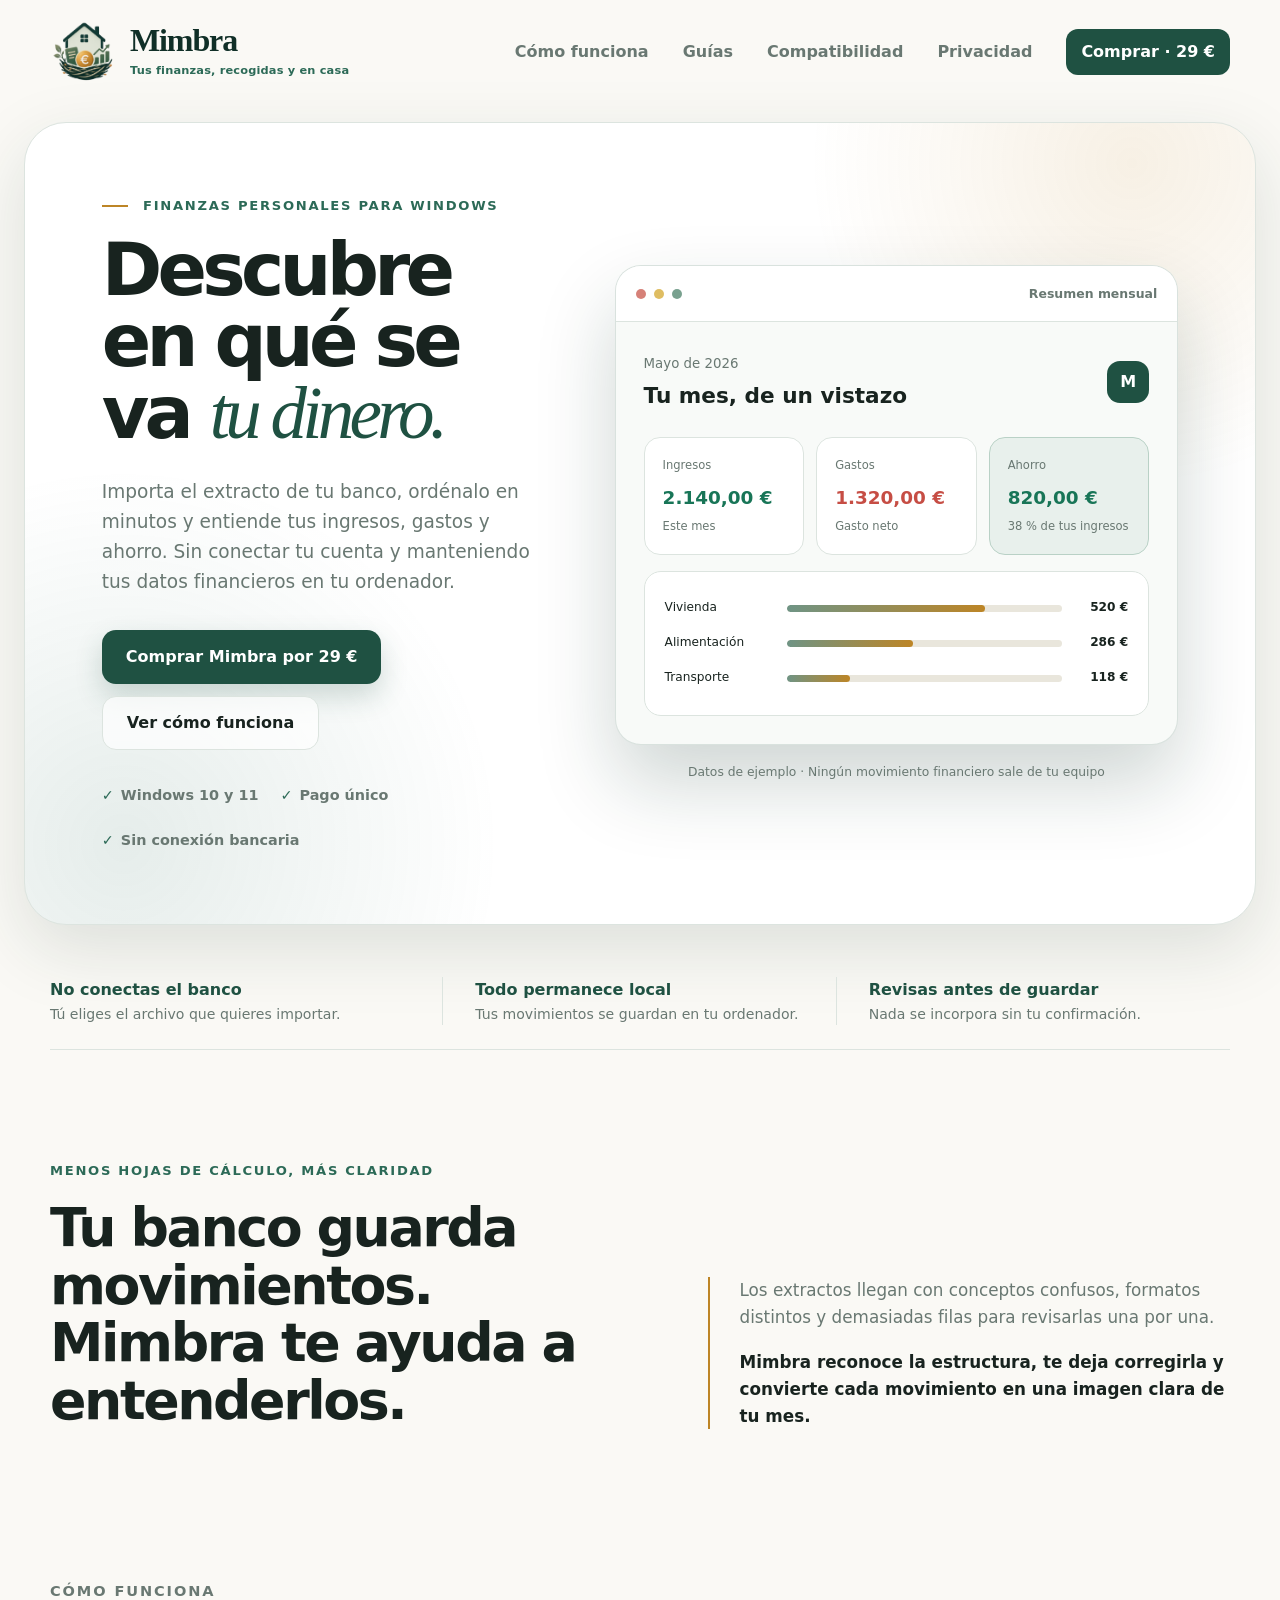
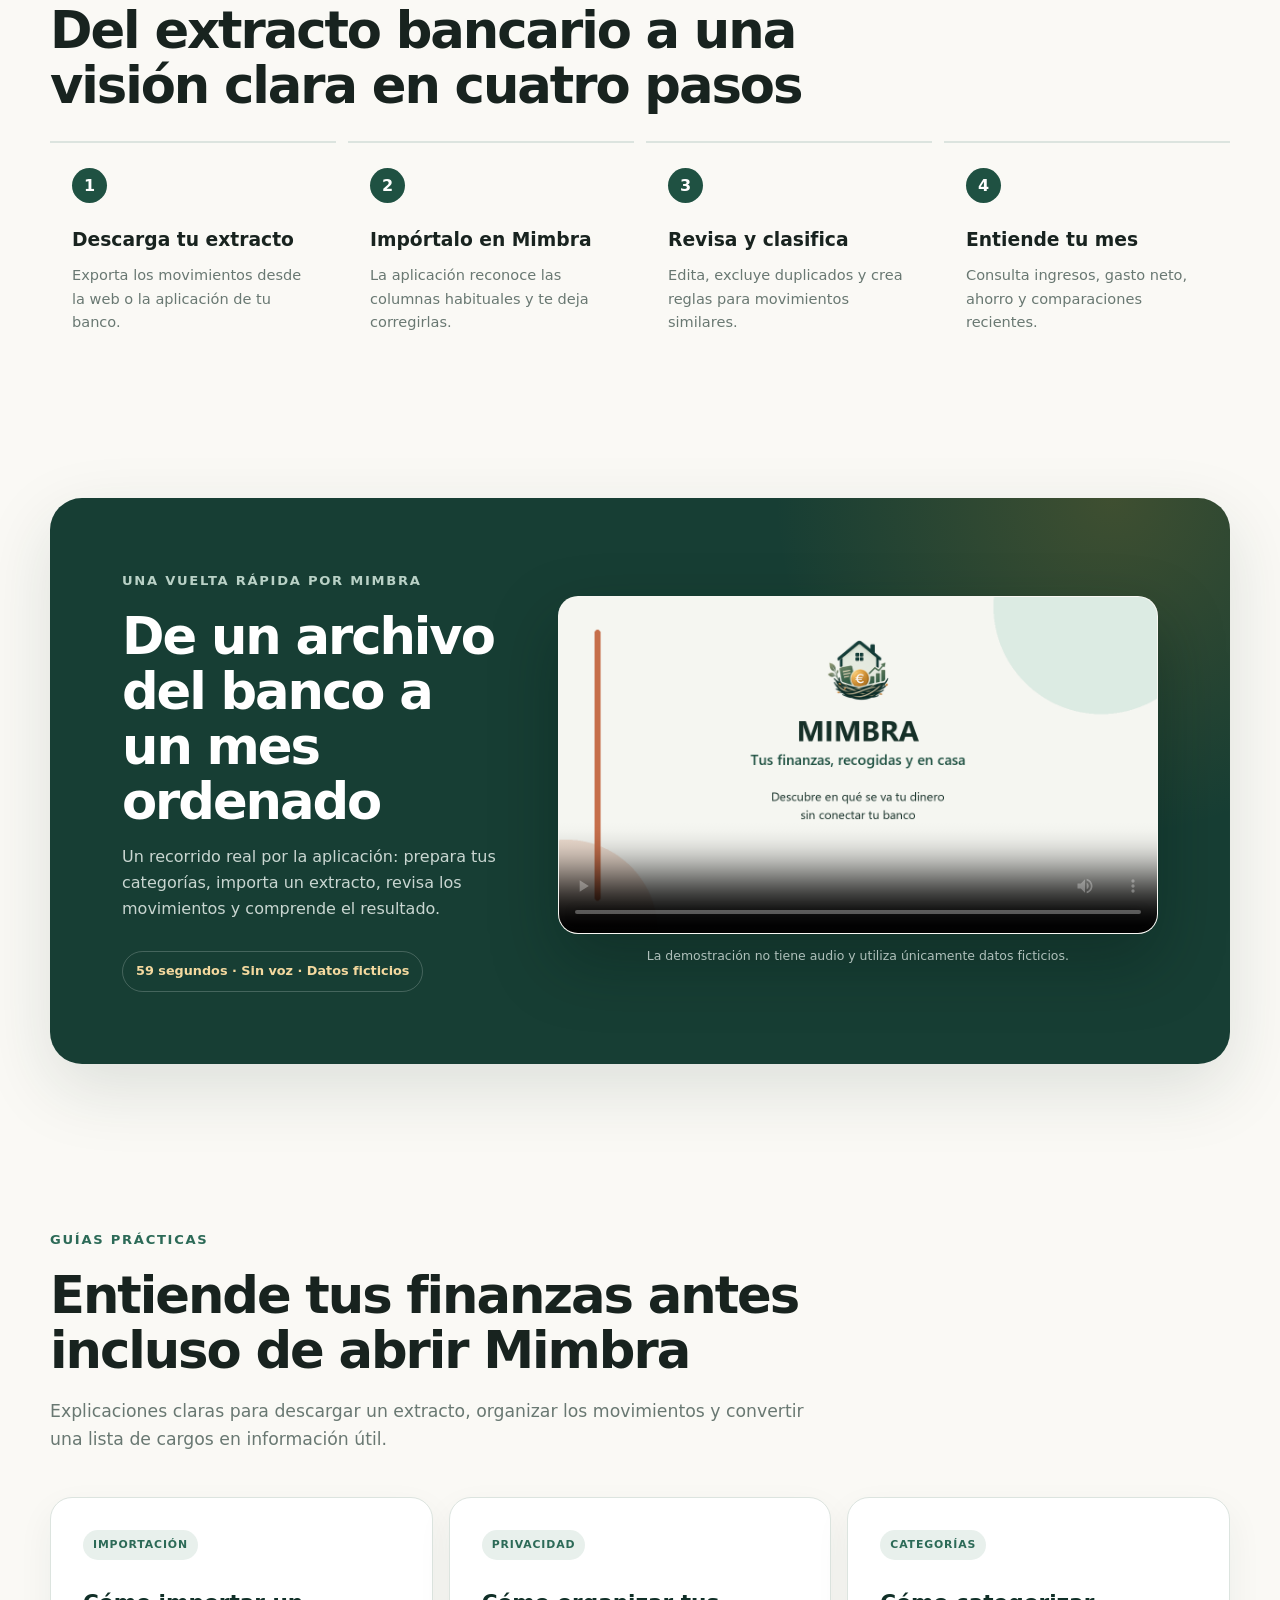
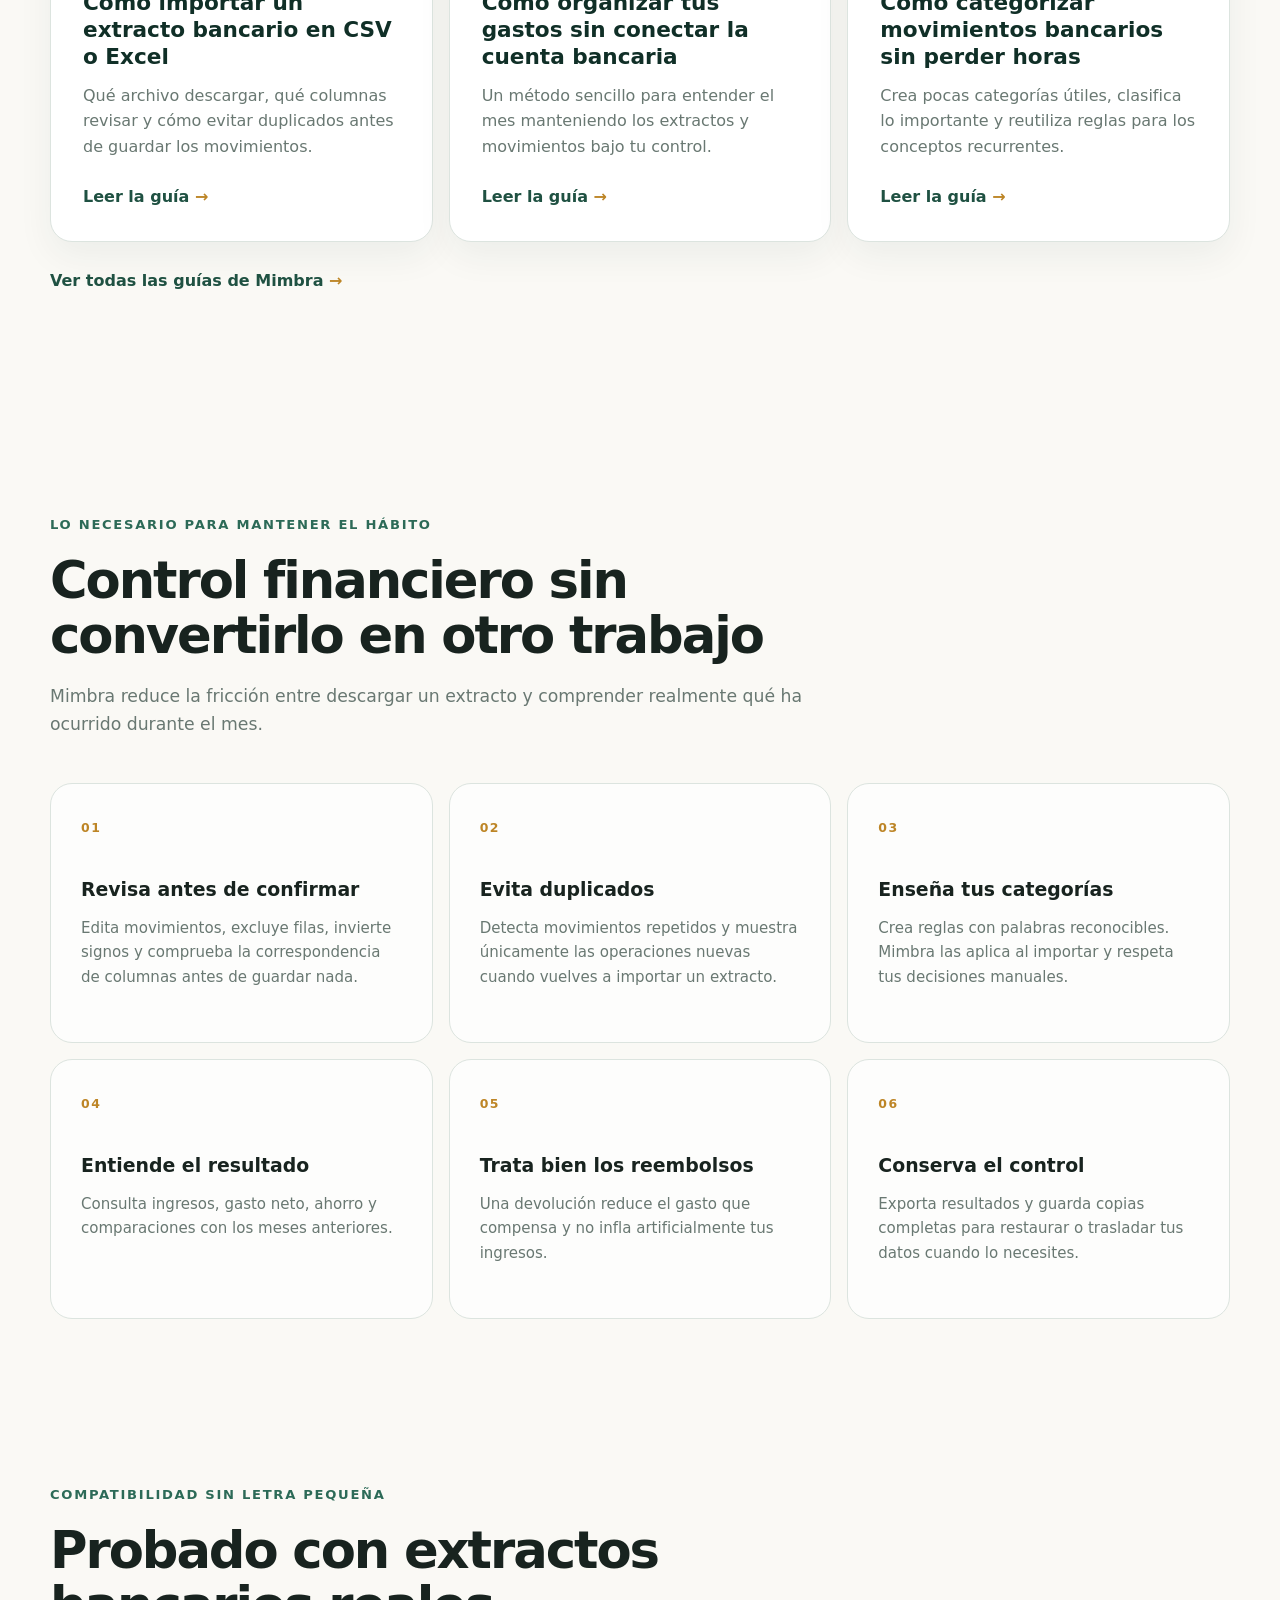
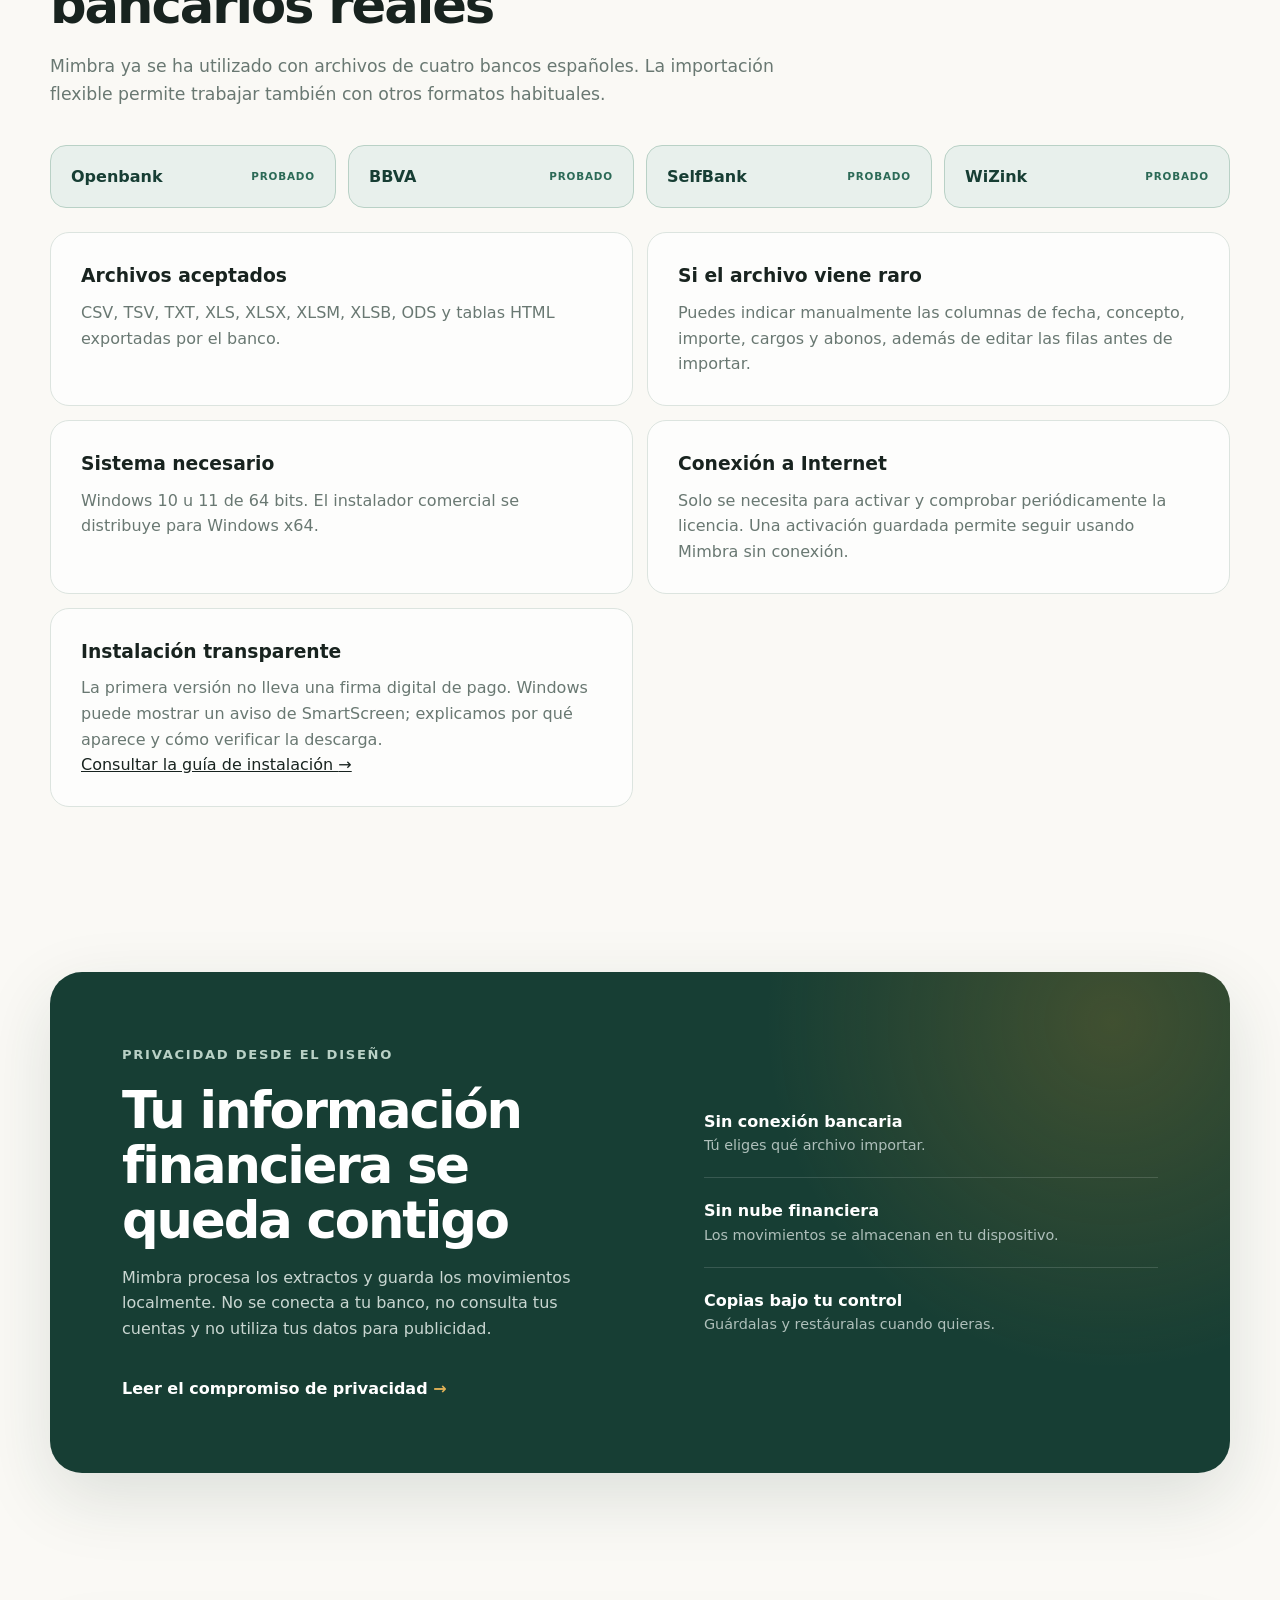
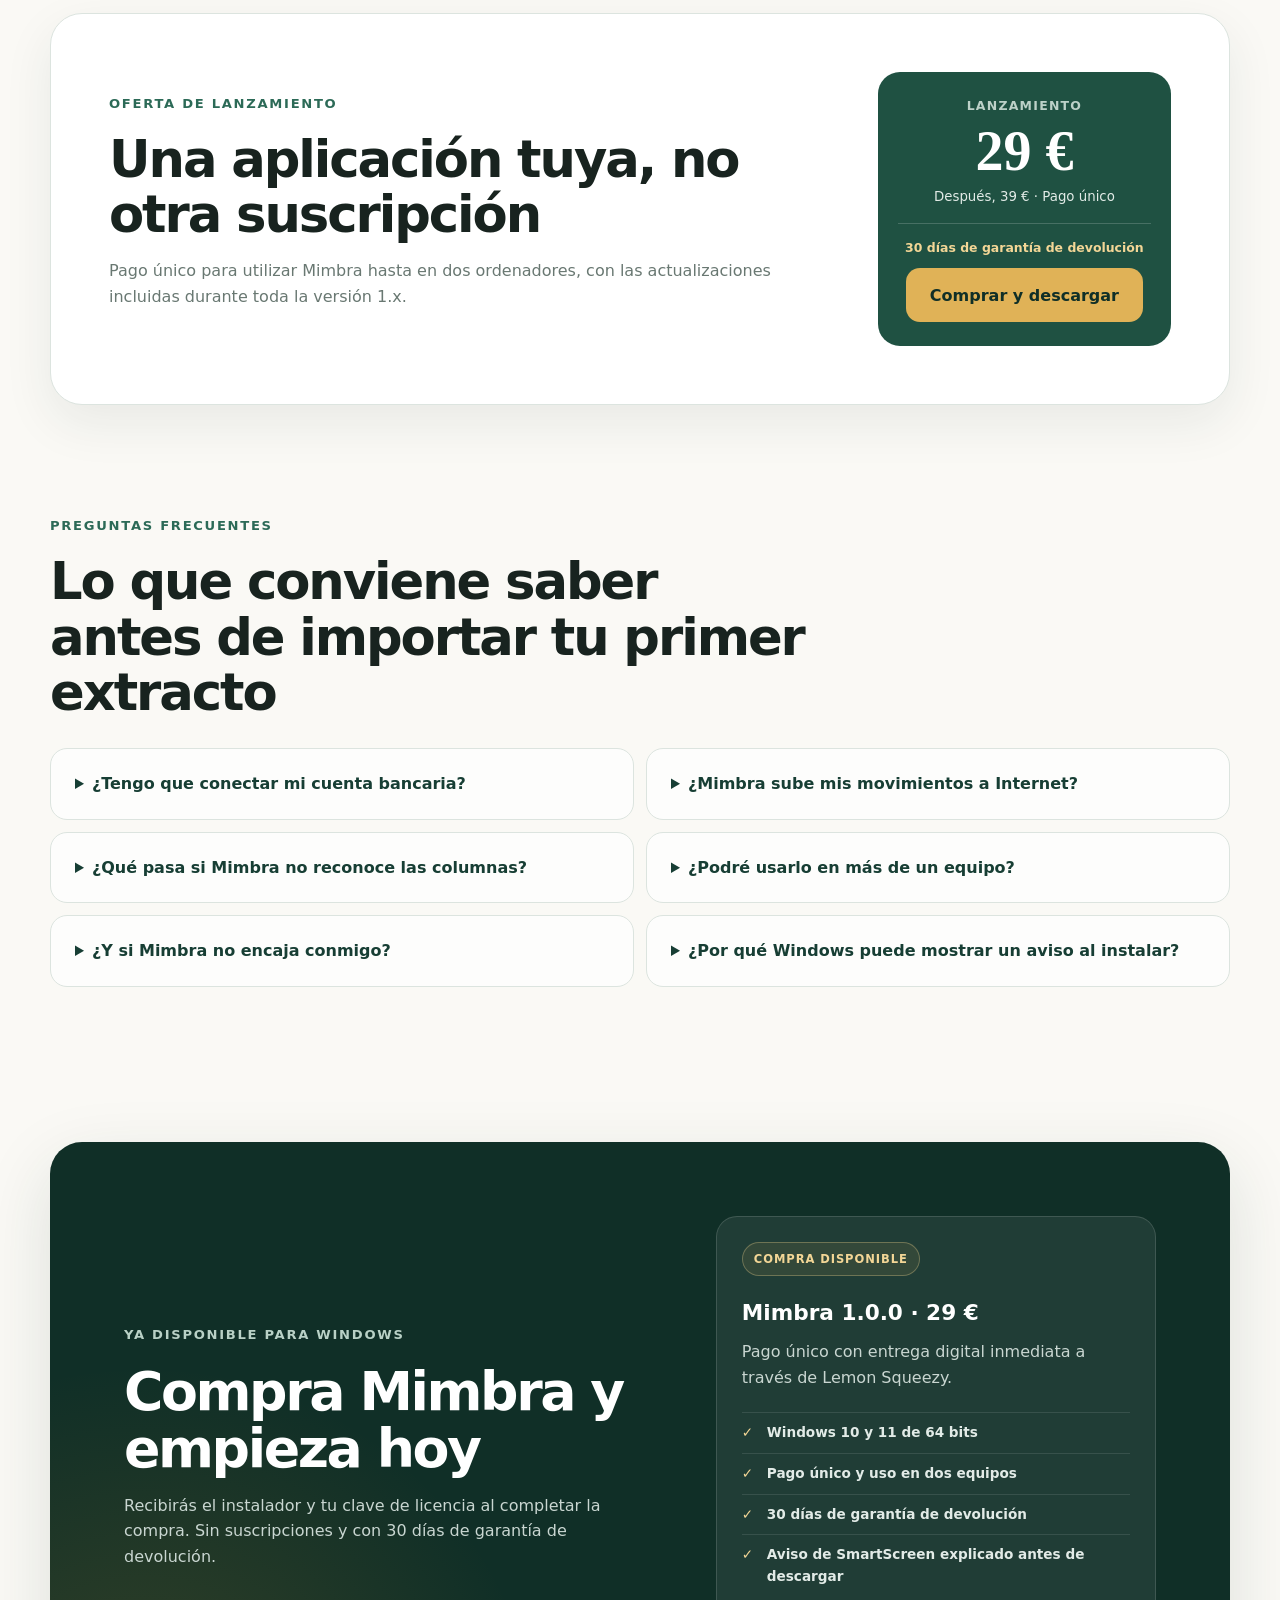
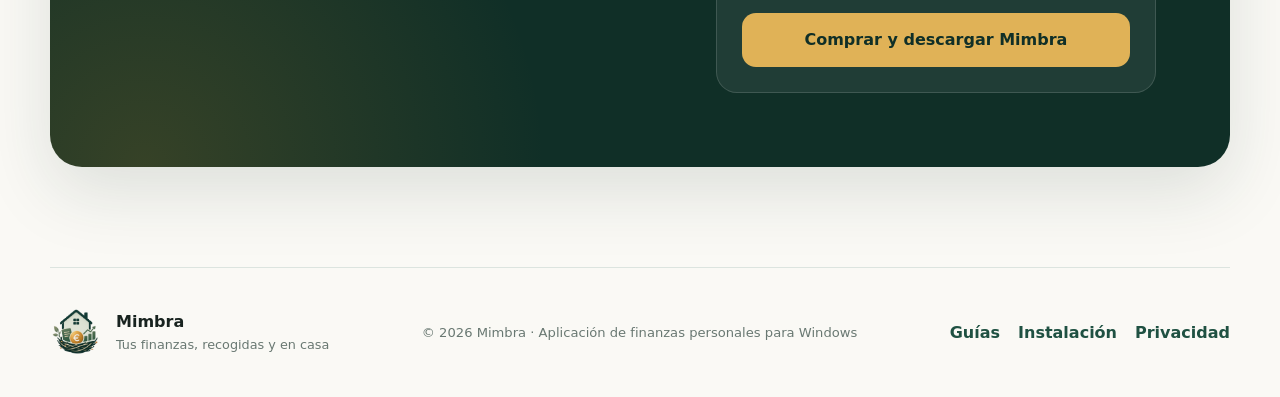
<file: index.html>
<!doctype html>
<html lang="es">
  <head>
    <meta charset="utf-8">
    <meta name="viewport" content="width=device-width, initial-scale=1">
    <meta name="google-site-verification" content="I8fHFwOlo78E06uLu3bIlbRH12olm763sEvNOJEpJZg">
    <meta name="msvalidate.01" content="CFA1116486EBB0A00A73E02642421532">
    <meta name="description" content="Mimbra es una aplicación de finanzas personales para Windows. Importa extractos bancarios, organiza tus gastos y conserva los datos en tu ordenador.">
    <meta name="robots" content="index, follow, max-image-preview:large">
    <meta name="application-name" content="Mimbra">
    <meta name="theme-color" content="#1f5142">
    <meta property="og:locale" content="es_ES">
    <meta property="og:type" content="website">
    <meta property="og:site_name" content="Mimbra">
    <meta property="og:title" content="Mimbra | Finanzas personales privadas para Windows">
    <meta property="og:description" content="Importa extractos bancarios, organiza gastos y ahorro y entiende tu dinero sin conectar el banco ni enviar tus movimientos a servidores.">
    <meta property="og:url" content="https://jolopami.github.io/mimbra-web/">
    <meta property="og:image" content="https://jolopami.github.io/mimbra-web/assets/mimbra-social.png">
    <meta property="og:image:width" content="1734">
    <meta property="og:image:height" content="907">
    <meta property="og:image:alt" content="Mimbra, aplicación de finanzas personales para Windows">
    <meta name="twitter:card" content="summary_large_image">
    <meta name="twitter:title" content="Mimbra | Finanzas personales privadas para Windows">
    <meta name="twitter:description" content="Importa extractos bancarios, organiza gastos y ahorro y conserva tus movimientos en tu ordenador.">
    <meta name="twitter:image" content="https://jolopami.github.io/mimbra-web/assets/mimbra-social.png">
    <meta name="twitter:image:alt" content="Mimbra, aplicación de finanzas personales para Windows">
    <link rel="canonical" href="https://jolopami.github.io/mimbra-web/">
    <link rel="alternate" hreflang="es" href="https://jolopami.github.io/mimbra-web/">
    <link rel="alternate" hreflang="x-default" href="https://jolopami.github.io/mimbra-web/">
    <link rel="icon" href="assets/mimbra-icono.png" type="image/png">
    <link rel="stylesheet" href="styles.css">
    <title>Mimbra | Finanzas personales privadas para Windows</title>
    <script type="application/ld+json">
      {
        "@context": "https://schema.org",
        "@graph": [
          {
            "@type": "WebSite",
            "@id": "https://jolopami.github.io/mimbra-web/#website",
            "name": "Mimbra",
            "alternateName": ["Mimbra Finance", "Mimbra Finanzas"],
            "url": "https://jolopami.github.io/mimbra-web/",
            "description": "Aplicación de finanzas personales para Windows que procesa y guarda los movimientos bancarios localmente.",
            "inLanguage": "es-ES"
          },
          {
            "@type": "SoftwareApplication",
            "@id": "https://jolopami.github.io/mimbra-web/#software",
            "name": "Mimbra",
            "alternateName": ["Mimbra Finance", "Mimbra Finanzas"],
            "url": "https://jolopami.github.io/mimbra-web/",
            "image": "https://jolopami.github.io/mimbra-web/assets/mimbra-social.png",
            "description": "Aplicación privada de finanzas personales para Windows. Importa extractos bancarios, categoriza movimientos y muestra ingresos, gastos y ahorro sin conectar la cuenta bancaria.",
            "applicationCategory": "FinanceApplication",
            "applicationSubCategory": "Personal Finance",
            "operatingSystem": "Windows 10, Windows 11",
            "softwareVersion": "1.0.0",
            "featureList": [
              "Importación de extractos CSV y Excel",
              "Categorización local de movimientos",
              "Resúmenes mensuales de ingresos, gastos y ahorro",
              "Datos financieros almacenados en el dispositivo",
              "Sin conexión a la cuenta bancaria"
            ],
            "offers": {
              "@type": "Offer",
              "price": "29",
              "priceCurrency": "EUR",
              "availability": "https://schema.org/InStock",
              "url": "https://mimbra-finance.lemonsqueezy.com/checkout/buy/1da2381a-d8b6-4c23-86bb-6d97fa98a05a?discount=0"
            }
          },
          {
            "@type": "FAQPage",
            "@id": "https://jolopami.github.io/mimbra-web/#preguntas",
            "mainEntity": [
              {
                "@type": "Question",
                "name": "¿Tengo que conectar mi cuenta bancaria?",
                "acceptedAnswer": {
                  "@type": "Answer",
                  "text": "No. Descargas el extracto desde tu banco y eliges el archivo que quieres abrir en Mimbra."
                }
              },
              {
                "@type": "Question",
                "name": "¿Mimbra sube mis movimientos a Internet?",
                "acceptedAnswer": {
                  "@type": "Answer",
                  "text": "No. Los extractos, movimientos, categorías, reglas y copias de seguridad se procesan y almacenan localmente."
                }
              },
              {
                "@type": "Question",
                "name": "¿Qué pasa si Mimbra no reconoce las columnas?",
                "acceptedAnswer": {
                  "@type": "Answer",
                  "text": "Puedes indicar manualmente dónde están la fecha, el concepto y los importes, y revisar el resultado antes de confirmar."
                }
              },
              {
                "@type": "Question",
                "name": "¿Puedo usar Mimbra en más de un equipo?",
                "acceptedAnswer": {
                  "@type": "Answer",
                  "text": "Sí. La licencia personal permite activar Mimbra en hasta dos ordenadores."
                }
              },
              {
                "@type": "Question",
                "name": "¿Puedo solicitar una devolución?",
                "acceptedAnswer": {
                  "@type": "Answer",
                  "text": "Sí. Dispones de 30 días desde la compra para probar Mimbra y solicitar la devolución si no es para ti."
                }
              },
              {
                "@type": "Question",
                "name": "¿Por qué Windows puede mostrar un aviso al instalar Mimbra?",
                "acceptedAnswer": {
                  "@type": "Answer",
                  "text": "La primera versión no está firmada con un certificado comercial. SmartScreen puede indicar que el editor es desconocido porque Windows todavía no puede verificar su identidad como editor."
                }
              }
            ]
          }
        ]
      }
    </script>
  </head>
  <body>
    <header class="site-header">
      <a class="brand" href="#inicio" aria-label="Ir al inicio de Mimbra">
        <img src="assets/mimbra-icono.png" alt="">
        <span>
          <strong>Mimbra</strong>
          <small>Tus finanzas, recogidas y en casa</small>
        </span>
      </a>
      <nav aria-label="Navegación principal">
        <a href="#como-funciona">Cómo funciona</a>
        <a href="#guias">Guías</a>
        <a href="#compatibilidad">Compatibilidad</a>
        <a href="#privacidad">Privacidad</a>
        <a class="nav-cta" href="https://mimbra-finance.lemonsqueezy.com/checkout/buy/1da2381a-d8b6-4c23-86bb-6d97fa98a05a?discount=0">Comprar · 29 €</a>
      </nav>
    </header>

    <main>
      <section class="hero" id="inicio">
        <div class="hero-copy">
          <p class="eyebrow"><span></span> Finanzas personales para Windows</p>
          <h1>Descubre en qué se va <em>tu dinero.</em></h1>
          <p class="hero-lead">Importa el extracto de tu banco, ordénalo en minutos y entiende tus ingresos, gastos y ahorro. Sin conectar tu cuenta y manteniendo tus datos financieros en tu ordenador.</p>
          <div class="hero-actions">
            <a class="button button-primary" href="https://mimbra-finance.lemonsqueezy.com/checkout/buy/1da2381a-d8b6-4c23-86bb-6d97fa98a05a?discount=0">Comprar Mimbra por 29 €</a>
            <a class="button button-secondary" href="#como-funciona">Ver cómo funciona</a>
          </div>
          <ul class="quick-facts" aria-label="Características destacadas">
            <li>Windows 10 y 11</li>
            <li>Pago único</li>
            <li>Sin conexión bancaria</li>
          </ul>
        </div>

        <div class="product-preview" aria-label="Ejemplo ilustrativo del resumen mensual de Mimbra">
          <div class="preview-window">
            <div class="window-bar">
              <span></span><span></span><span></span>
              <strong>Resumen mensual</strong>
            </div>
            <div class="preview-content">
              <div class="preview-heading">
                <div>
                  <small>Mayo de 2026</small>
                  <h2>Tu mes, de un vistazo</h2>
                </div>
                <div class="nest-mark" aria-label="Mimbra">M</div>
              </div>
              <div class="summary-grid">
                <article>
                  <small>Ingresos</small>
                  <strong class="positive">2.140,00 €</strong>
                  <span>Este mes</span>
                </article>
                <article>
                  <small>Gastos</small>
                  <strong class="negative">1.320,00 €</strong>
                  <span>Gasto neto</span>
                </article>
                <article class="saving-card">
                  <small>Ahorro</small>
                  <strong class="positive">820,00 €</strong>
                  <span>38 % de tus ingresos</span>
                </article>
              </div>
              <div class="category-list">
                <div><span>Vivienda</span><i style="--size: 72%"></i><strong>520 €</strong></div>
                <div><span>Alimentación</span><i style="--size: 46%"></i><strong>286 €</strong></div>
                <div><span>Transporte</span><i style="--size: 23%"></i><strong>118 €</strong></div>
              </div>
            </div>
          </div>
          <p class="sample-note">Datos de ejemplo · Ningún movimiento financiero sale de tu equipo</p>
        </div>
      </section>

      <section class="trust-strip" aria-label="Principios de Mimbra">
        <p><strong>No conectas el banco</strong><span>Tú eliges el archivo que quieres importar.</span></p>
        <p><strong>Todo permanece local</strong><span>Tus movimientos se guardan en tu ordenador.</span></p>
        <p><strong>Revisas antes de guardar</strong><span>Nada se incorpora sin tu confirmación.</span></p>
      </section>

      <section class="section problem">
        <div class="problem-copy">
          <p class="eyebrow">Menos hojas de cálculo, más claridad</p>
          <h2>Tu banco guarda movimientos. Mimbra te ayuda a entenderlos.</h2>
        </div>
        <div class="problem-points">
          <p>Los extractos llegan con conceptos confusos, formatos distintos y demasiadas filas para revisarlas una por una.</p>
          <p>Mimbra reconoce la estructura, te deja corregirla y convierte cada movimiento en una imagen clara de tu mes.</p>
        </div>
      </section>

      <section class="section steps" id="como-funciona">
        <div class="section-heading compact">
          <p class="eyebrow">Cómo funciona</p>
          <h2>Del extracto bancario a una visión clara en cuatro pasos</h2>
        </div>
        <ol>
          <li><span>1</span><div><h3>Descarga tu extracto</h3><p>Exporta los movimientos desde la web o la aplicación de tu banco.</p></div></li>
          <li><span>2</span><div><h3>Impórtalo en Mimbra</h3><p>La aplicación reconoce las columnas habituales y te deja corregirlas.</p></div></li>
          <li><span>3</span><div><h3>Revisa y clasifica</h3><p>Edita, excluye duplicados y crea reglas para movimientos similares.</p></div></li>
          <li><span>4</span><div><h3>Entiende tu mes</h3><p>Consulta ingresos, gasto neto, ahorro y comparaciones recientes.</p></div></li>
        </ol>
      </section>

      <section class="section demo" aria-labelledby="demo-title">
        <div class="demo-card">
          <div class="demo-copy">
            <p class="eyebrow light">Una vuelta rápida por Mimbra</p>
            <h2 id="demo-title">De un archivo del banco a un mes ordenado</h2>
            <p>Un recorrido real por la aplicación: prepara tus categorías, importa un extracto, revisa los movimientos y comprende el resultado.</p>
            <span class="demo-status">59 segundos · Sin voz · Datos ficticios</span>
          </div>
          <figure class="demo-video">
            <video controls playsinline preload="metadata" poster="assets/video/mimbra-demo-thumbnail.png" aria-label="Demostración de Mimbra con datos ficticios">
              <source src="assets/video/mimbra-demo.mp4" type="video/mp4">
              Tu navegador no puede reproducir este vídeo. Puedes <a href="assets/video/mimbra-demo.mp4">abrir la demostración en formato MP4</a>.
            </video>
            <figcaption>La demostración no tiene audio y utiliza únicamente datos ficticios.</figcaption>
          </figure>
        </div>
      </section>

      <section class="section guides" id="guias">
        <div class="section-heading">
          <p class="eyebrow">Guías prácticas</p>
          <h2>Entiende tus finanzas antes incluso de abrir Mimbra</h2>
          <p>Explicaciones claras para descargar un extracto, organizar los movimientos y convertir una lista de cargos en información útil.</p>
        </div>
        <div class="guide-grid">
          <article>
            <span class="guide-tag">Importación</span>
            <h3>Cómo importar un extracto bancario en CSV o Excel</h3>
            <p>Qué archivo descargar, qué columnas revisar y cómo evitar duplicados antes de guardar los movimientos.</p>
            <a href="guias/importar-extracto-bancario.html">Leer la guía <span>→</span></a>
          </article>
          <article>
            <span class="guide-tag">Privacidad</span>
            <h3>Cómo organizar tus gastos sin conectar la cuenta bancaria</h3>
            <p>Un método sencillo para entender el mes manteniendo los extractos y movimientos bajo tu control.</p>
            <a href="guias/organizar-gastos-sin-conectar-banco.html">Leer la guía <span>→</span></a>
          </article>
          <article>
            <span class="guide-tag">Categorías</span>
            <h3>Cómo categorizar movimientos bancarios sin perder horas</h3>
            <p>Crea pocas categorías útiles, clasifica lo importante y reutiliza reglas para los conceptos recurrentes.</p>
            <a href="guias/categorizar-movimientos-bancarios.html">Leer la guía <span>→</span></a>
          </article>
        </div>
        <a class="guides-all" href="guias/">Ver todas las guías de Mimbra <span>→</span></a>
      </section>

      <section class="section features" id="funciones">
        <div class="section-heading">
          <p class="eyebrow">Lo necesario para mantener el hábito</p>
          <h2>Control financiero sin convertirlo en otro trabajo</h2>
          <p>Mimbra reduce la fricción entre descargar un extracto y comprender realmente qué ha ocurrido durante el mes.</p>
        </div>
        <div class="feature-grid">
          <article>
            <span class="feature-number">01</span>
            <h3>Revisa antes de confirmar</h3>
            <p>Edita movimientos, excluye filas, invierte signos y comprueba la correspondencia de columnas antes de guardar nada.</p>
          </article>
          <article>
            <span class="feature-number">02</span>
            <h3>Evita duplicados</h3>
            <p>Detecta movimientos repetidos y muestra únicamente las operaciones nuevas cuando vuelves a importar un extracto.</p>
          </article>
          <article>
            <span class="feature-number">03</span>
            <h3>Enseña tus categorías</h3>
            <p>Crea reglas con palabras reconocibles. Mimbra las aplica al importar y respeta tus decisiones manuales.</p>
          </article>
          <article>
            <span class="feature-number">04</span>
            <h3>Entiende el resultado</h3>
            <p>Consulta ingresos, gasto neto, ahorro y comparaciones con los meses anteriores.</p>
          </article>
          <article>
            <span class="feature-number">05</span>
            <h3>Trata bien los reembolsos</h3>
            <p>Una devolución reduce el gasto que compensa y no infla artificialmente tus ingresos.</p>
          </article>
          <article>
            <span class="feature-number">06</span>
            <h3>Conserva el control</h3>
            <p>Exporta resultados y guarda copias completas para restaurar o trasladar tus datos cuando lo necesites.</p>
          </article>
        </div>
      </section>

      <section class="section compatibility" id="compatibilidad">
        <div class="section-heading">
          <p class="eyebrow">Compatibilidad sin letra pequeña</p>
          <h2>Probado con extractos bancarios reales</h2>
          <p>Mimbra ya se ha utilizado con archivos de cuatro bancos españoles. La importación flexible permite trabajar también con otros formatos habituales.</p>
        </div>
        <div class="bank-list" aria-label="Bancos probados">
          <span>Openbank <small>probado</small></span>
          <span>BBVA <small>probado</small></span>
          <span>SelfBank <small>probado</small></span>
          <span>WiZink <small>probado</small></span>
        </div>
        <div class="compatibility-grid">
          <article>
            <h3>Archivos aceptados</h3>
            <p>CSV, TSV, TXT, XLS, XLSX, XLSM, XLSB, ODS y tablas HTML exportadas por el banco.</p>
          </article>
          <article>
            <h3>Si el archivo viene raro</h3>
            <p>Puedes indicar manualmente las columnas de fecha, concepto, importe, cargos y abonos, además de editar las filas antes de importar.</p>
          </article>
          <article>
            <h3>Sistema necesario</h3>
            <p>Windows 10 u 11 de 64 bits. El instalador comercial se distribuye para Windows x64.</p>
          </article>
          <article>
            <h3>Conexión a Internet</h3>
            <p>Solo se necesita para activar y comprobar periódicamente la licencia. Una activación guardada permite seguir usando Mimbra sin conexión.</p>
          </article>
          <article>
            <h3>Instalación transparente</h3>
            <p>La primera versión no lleva una firma digital de pago. Windows puede mostrar un aviso de SmartScreen; explicamos por qué aparece y cómo verificar la descarga.</p>
            <a href="instalacion.html">Consultar la guía de instalación <span>→</span></a>
          </article>
        </div>
      </section>

      <section class="section privacy" id="privacidad">
        <div class="privacy-card">
          <div>
            <p class="eyebrow light">Privacidad desde el diseño</p>
            <h2>Tu información financiera se queda contigo</h2>
            <p>Mimbra procesa los extractos y guarda los movimientos localmente. No se conecta a tu banco, no consulta tus cuentas y no utiliza tus datos para publicidad.</p>
            <a href="privacidad.html">Leer el compromiso de privacidad <span>→</span></a>
          </div>
          <ul>
            <li><strong>Sin conexión bancaria</strong><span>Tú eliges qué archivo importar.</span></li>
            <li><strong>Sin nube financiera</strong><span>Los movimientos se almacenan en tu dispositivo.</span></li>
            <li><strong>Copias bajo tu control</strong><span>Guárdalas y restáuralas cuando quieras.</span></li>
          </ul>
        </div>
      </section>

      <section class="section offer" id="oferta">
        <div class="offer-card">
          <div>
            <p class="eyebrow">Oferta de lanzamiento</p>
            <h2>Una aplicación tuya, no otra suscripción</h2>
            <p>Pago único para utilizar Mimbra hasta en dos ordenadores, con las actualizaciones incluidas durante toda la versión 1.x.</p>
          </div>
          <div class="price">
            <span>Lanzamiento</span>
            <strong>29 €</strong>
            <small>Después, 39 € · Pago único</small>
            <p>30 días de garantía de devolución</p>
            <a class="button button-gold" href="https://mimbra-finance.lemonsqueezy.com/checkout/buy/1da2381a-d8b6-4c23-86bb-6d97fa98a05a?discount=0">Comprar y descargar</a>
          </div>
        </div>
      </section>

      <section class="section faq" id="preguntas">
        <div class="section-heading compact">
          <p class="eyebrow">Preguntas frecuentes</p>
          <h2>Lo que conviene saber antes de importar tu primer extracto</h2>
        </div>
        <div class="faq-grid">
          <details>
            <summary>¿Tengo que conectar mi cuenta bancaria?</summary>
            <p>No. Descargas el extracto desde tu banco y eliges el archivo que quieres abrir en Mimbra.</p>
          </details>
          <details>
            <summary>¿Mimbra sube mis movimientos a Internet?</summary>
            <p>No. Los extractos, movimientos, categorías, reglas y copias de seguridad se procesan y almacenan localmente.</p>
          </details>
          <details>
            <summary>¿Qué pasa si Mimbra no reconoce las columnas?</summary>
            <p>Puedes indicar manualmente dónde están la fecha, el concepto y los importes, y revisar el resultado antes de confirmar.</p>
          </details>
          <details>
            <summary>¿Podré usarlo en más de un equipo?</summary>
            <p>Sí. La licencia personal permite activar Mimbra en hasta dos ordenadores.</p>
          </details>
          <details>
            <summary>¿Y si Mimbra no encaja conmigo?</summary>
            <p>Tendrás 30 días desde la compra para probarla y solicitar la devolución si no es para ti.</p>
          </details>
          <details>
            <summary>¿Por qué Windows puede mostrar un aviso al instalar?</summary>
            <p>La primera versión de Mimbra no está firmada con un certificado comercial. SmartScreen puede indicar que el editor es desconocido: eso significa que Windows no puede verificar todavía nuestra identidad como editor. Publicamos el instalador únicamente a través de Lemon Squeezy y facilitamos su huella SHA-256 para que puedas comprobar que el archivo no ha cambiado. <a href="instalacion.html">Ver la explicación y los pasos</a>.</p>
          </details>
        </div>
      </section>

      <section class="section waitlist" id="lanzamiento">
        <div class="waitlist-card">
          <div>
            <p class="eyebrow light">Ya disponible para Windows</p>
            <h2>Compra Mimbra y empieza hoy</h2>
            <p>Recibirás el instalador y tu clave de licencia al completar la compra. Sin suscripciones y con 30 días de garantía de devolución.</p>
          </div>
          <div class="launch-status">
            <span class="launch-pill">Compra disponible</span>
            <h3>Mimbra 1.0.0 · 29 €</h3>
            <p>Pago único con entrega digital inmediata a través de Lemon Squeezy.</p>
            <ul>
              <li>Windows 10 y 11 de 64 bits</li>
              <li>Pago único y uso en dos equipos</li>
              <li>30 días de garantía de devolución</li>
              <li>Aviso de SmartScreen explicado antes de descargar</li>
            </ul>
            <a class="button button-gold" href="https://mimbra-finance.lemonsqueezy.com/checkout/buy/1da2381a-d8b6-4c23-86bb-6d97fa98a05a?discount=0">Comprar y descargar Mimbra</a>
          </div>
        </div>
      </section>
    </main>

    <footer>
      <img src="assets/mimbra-icono.png" alt="" width="52" height="52">
      <div><strong>Mimbra</strong><span>Tus finanzas, recogidas y en casa</span></div>
      <p>© 2026 Mimbra · Aplicación de finanzas personales para Windows</p>
      <nav class="footer-links" aria-label="Enlaces del pie">
        <a href="guias/">Guías</a>
        <a href="instalacion.html">Instalación</a>
        <a href="privacidad.html">Privacidad</a>
      </nav>
    </footer>

  </body>
</html>
</file>
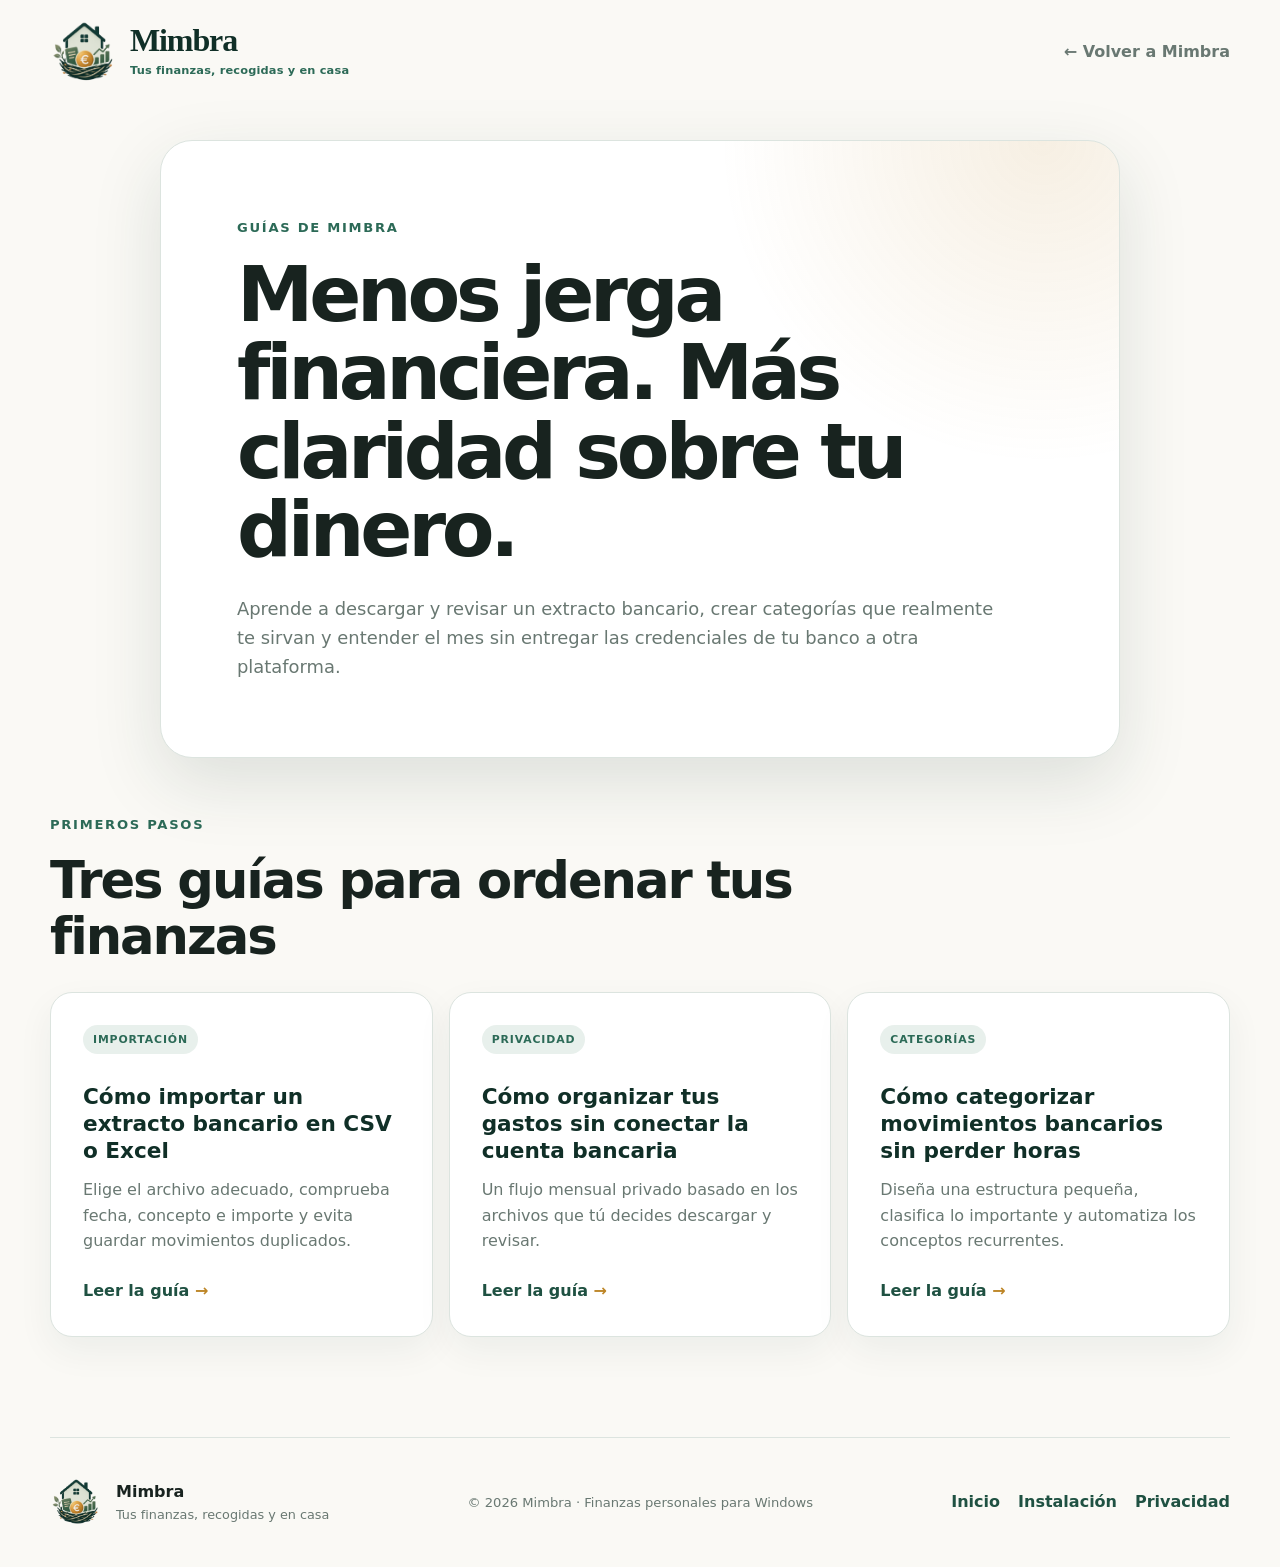
<file: guias/index.html>
<!doctype html>
<html lang="es">
  <head>
    <meta charset="utf-8">
    <meta name="viewport" content="width=device-width, initial-scale=1">
    <meta name="description" content="Guías prácticas para importar extractos bancarios, organizar gastos y categorizar movimientos sin conectar tu cuenta bancaria.">
    <meta name="robots" content="index, follow, max-image-preview:large">
    <meta name="theme-color" content="#1f5142">
    <meta property="og:locale" content="es_ES">
    <meta property="og:type" content="website">
    <meta property="og:site_name" content="Mimbra">
    <meta property="og:title" content="Guías de finanzas personales y extractos bancarios | Mimbra">
    <meta property="og:description" content="Aprende a convertir tus extractos bancarios en una visión clara de tus gastos, ingresos y ahorro.">
    <meta property="og:url" content="https://jolopami.github.io/mimbra-web/guias/">
    <meta property="og:image" content="https://jolopami.github.io/mimbra-web/assets/mimbra-social.png">
    <meta name="twitter:card" content="summary_large_image">
    <link rel="canonical" href="https://jolopami.github.io/mimbra-web/guias/">
    <link rel="icon" href="../assets/mimbra-icono.png" type="image/png">
    <link rel="stylesheet" href="../styles.css">
    <title>Guías de finanzas personales y extractos bancarios | Mimbra</title>
    <script type="application/ld+json">
      {
        "@context": "https://schema.org",
        "@type": "CollectionPage",
        "name": "Guías de Mimbra",
        "url": "https://jolopami.github.io/mimbra-web/guias/",
        "description": "Guías prácticas para importar extractos bancarios, organizar gastos y categorizar movimientos.",
        "inLanguage": "es-ES",
        "isPartOf": {
          "@type": "WebSite",
          "name": "Mimbra",
          "url": "https://jolopami.github.io/mimbra-web/"
        },
        "hasPart": [
          {
            "@type": "Article",
            "headline": "Cómo importar un extracto bancario en CSV o Excel",
            "url": "https://jolopami.github.io/mimbra-web/guias/importar-extracto-bancario.html"
          },
          {
            "@type": "Article",
            "headline": "Cómo organizar tus gastos sin conectar la cuenta bancaria",
            "url": "https://jolopami.github.io/mimbra-web/guias/organizar-gastos-sin-conectar-banco.html"
          },
          {
            "@type": "Article",
            "headline": "Cómo categorizar movimientos bancarios sin perder horas",
            "url": "https://jolopami.github.io/mimbra-web/guias/categorizar-movimientos-bancarios.html"
          }
        ]
      }
    </script>
  </head>
  <body>
    <header class="site-header">
      <a class="brand" href="../index.html" aria-label="Ir al inicio de Mimbra">
        <img src="../assets/mimbra-icono.png" alt="">
        <span>
          <strong>Mimbra</strong>
          <small>Tus finanzas, recogidas y en casa</small>
        </span>
      </a>
      <a class="back-link" href="../index.html">← Volver a Mimbra</a>
    </header>

    <main>
      <section class="guide-hero">
        <p class="eyebrow">Guías de Mimbra</p>
        <h1>Menos jerga financiera. Más claridad sobre tu dinero.</h1>
        <p class="guide-intro">Aprende a descargar y revisar un extracto bancario, crear categorías que realmente te sirvan y entender el mes sin entregar las credenciales de tu banco a otra plataforma.</p>
      </section>

      <section class="guide-index" aria-labelledby="todas-las-guias">
        <div class="section-heading compact">
          <p class="eyebrow">Primeros pasos</p>
          <h2 id="todas-las-guias">Tres guías para ordenar tus finanzas</h2>
        </div>
        <div class="guide-grid">
          <article>
            <span class="guide-tag">Importación</span>
            <h3>Cómo importar un extracto bancario en CSV o Excel</h3>
            <p>Elige el archivo adecuado, comprueba fecha, concepto e importe y evita guardar movimientos duplicados.</p>
            <a href="importar-extracto-bancario.html">Leer la guía <span>→</span></a>
          </article>
          <article>
            <span class="guide-tag">Privacidad</span>
            <h3>Cómo organizar tus gastos sin conectar la cuenta bancaria</h3>
            <p>Un flujo mensual privado basado en los archivos que tú decides descargar y revisar.</p>
            <a href="organizar-gastos-sin-conectar-banco.html">Leer la guía <span>→</span></a>
          </article>
          <article>
            <span class="guide-tag">Categorías</span>
            <h3>Cómo categorizar movimientos bancarios sin perder horas</h3>
            <p>Diseña una estructura pequeña, clasifica lo importante y automatiza los conceptos recurrentes.</p>
            <a href="categorizar-movimientos-bancarios.html">Leer la guía <span>→</span></a>
          </article>
        </div>
      </section>
    </main>

    <footer>
      <img src="../assets/mimbra-icono.png" alt="" width="52" height="52">
      <div><strong>Mimbra</strong><span>Tus finanzas, recogidas y en casa</span></div>
      <p>© 2026 Mimbra · Finanzas personales para Windows</p>
      <nav class="footer-links" aria-label="Enlaces del pie">
        <a href="../index.html">Inicio</a>
        <a href="../instalacion.html">Instalación</a>
        <a href="../privacidad.html">Privacidad</a>
      </nav>
    </footer>
  </body>
</html>
</file>
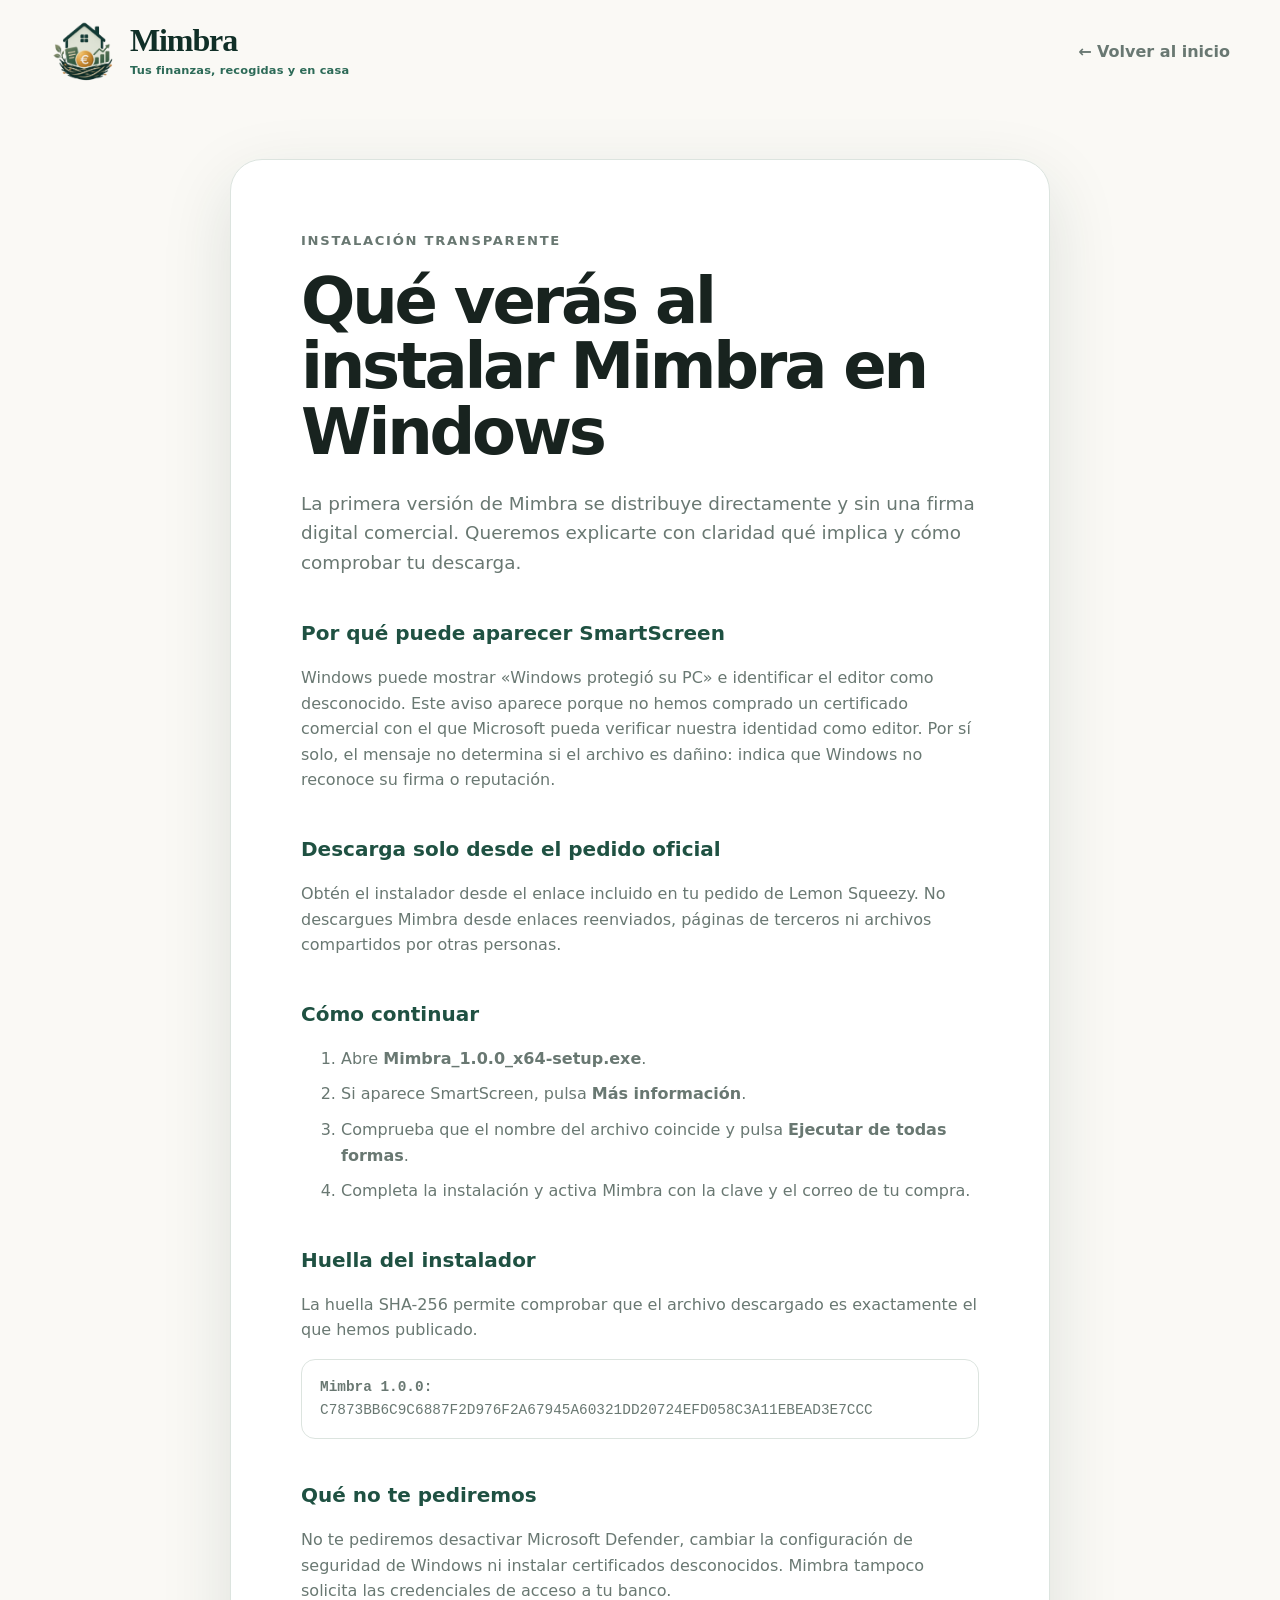
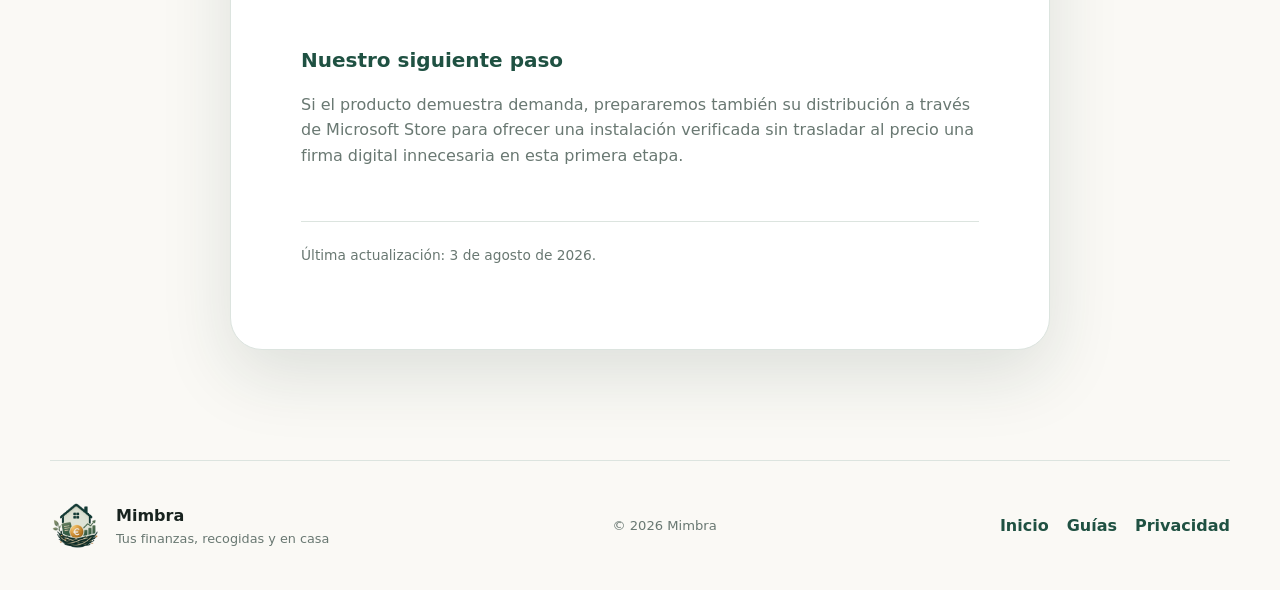
<file: instalacion.html>
<!doctype html>
<html lang="es">
  <head>
    <meta charset="utf-8">
    <meta name="viewport" content="width=device-width, initial-scale=1">
    <meta name="description" content="Cómo instalar Mimbra en Windows, entender el aviso de SmartScreen y verificar la descarga de esta aplicación de finanzas personales.">
    <meta name="robots" content="index, follow, max-image-preview:large">
    <meta name="application-name" content="Mimbra">
    <meta name="theme-color" content="#1f5142">
    <meta property="og:locale" content="es_ES">
    <meta property="og:type" content="article">
    <meta property="og:site_name" content="Mimbra">
    <meta property="og:title" content="Cómo instalar Mimbra en Windows">
    <meta property="og:description" content="Guía de instalación, explicación de SmartScreen y comprobación de la descarga de Mimbra.">
    <meta property="og:url" content="https://jolopami.github.io/mimbra-web/instalacion.html">
    <meta property="og:image" content="https://jolopami.github.io/mimbra-web/assets/mimbra-social.png">
    <meta name="twitter:card" content="summary_large_image">
    <meta name="twitter:title" content="Cómo instalar Mimbra en Windows">
    <meta name="twitter:description" content="Guía de instalación y explicación transparente del aviso de SmartScreen.">
    <meta name="twitter:image" content="https://jolopami.github.io/mimbra-web/assets/mimbra-social.png">
    <link rel="canonical" href="https://jolopami.github.io/mimbra-web/instalacion.html">
    <link rel="alternate" hreflang="es" href="https://jolopami.github.io/mimbra-web/instalacion.html">
    <link rel="icon" href="assets/mimbra-icono.png" type="image/png">
    <link rel="stylesheet" href="styles.css">
    <title>Cómo instalar Mimbra en Windows | Guía y SmartScreen</title>
    <script type="application/ld+json">
      {
        "@context": "https://schema.org",
        "@type": "TechArticle",
        "headline": "Cómo instalar Mimbra en Windows",
        "description": "Guía para instalar Mimbra, entender el aviso de SmartScreen y verificar la descarga.",
        "url": "https://jolopami.github.io/mimbra-web/instalacion.html",
        "mainEntityOfPage": "https://jolopami.github.io/mimbra-web/instalacion.html",
        "image": "https://jolopami.github.io/mimbra-web/assets/mimbra-social.png",
        "datePublished": "2026-07-31",
        "dateModified": "2026-08-01",
        "inLanguage": "es-ES",
        "about": {
          "@type": "SoftwareApplication",
          "name": "Mimbra",
          "applicationCategory": "FinanceApplication",
          "operatingSystem": "Windows 10, Windows 11"
        }
      }
    </script>
  </head>
  <body class="legal-page">
    <header class="site-header">
      <a class="brand" href="index.html" aria-label="Volver a Mimbra">
        <img src="assets/mimbra-icono.png" alt="">
        <span>
          <strong>Mimbra</strong>
          <small>Tus finanzas, recogidas y en casa</small>
        </span>
      </a>
      <a class="back-link" href="index.html">← Volver al inicio</a>
    </header>
    <main>
      <article class="legal-content">
        <p class="eyebrow">Instalación transparente</p>
        <h1>Qué verás al instalar Mimbra en Windows</h1>
        <p class="legal-intro">La primera versión de Mimbra se distribuye directamente y sin una firma digital comercial. Queremos explicarte con claridad qué implica y cómo comprobar tu descarga.</p>

        <h2>Por qué puede aparecer SmartScreen</h2>
        <p>Windows puede mostrar «Windows protegió su PC» e identificar el editor como desconocido. Este aviso aparece porque no hemos comprado un certificado comercial con el que Microsoft pueda verificar nuestra identidad como editor. Por sí solo, el mensaje no determina si el archivo es dañino: indica que Windows no reconoce su firma o reputación.</p>

        <h2>Descarga solo desde el pedido oficial</h2>
        <p>Obtén el instalador desde el enlace incluido en tu pedido de Lemon Squeezy. No descargues Mimbra desde enlaces reenviados, páginas de terceros ni archivos compartidos por otras personas.</p>

        <h2>Cómo continuar</h2>
        <ol>
          <li>Abre <strong>Mimbra_1.0.0_x64-setup.exe</strong>.</li>
          <li>Si aparece SmartScreen, pulsa <strong>Más información</strong>.</li>
          <li>Comprueba que el nombre del archivo coincide y pulsa <strong>Ejecutar de todas formas</strong>.</li>
          <li>Completa la instalación y activa Mimbra con la clave y el correo de tu compra.</li>
        </ol>

        <h2>Huella del instalador</h2>
        <p>La huella SHA-256 permite comprobar que el archivo descargado es exactamente el que hemos publicado.</p>
        <p class="checksum"><strong>Mimbra 1.0.0:</strong> C7873BB6C9C6887F2D976F2A67945A60321DD20724EFD058C3A11EBEAD3E7CCC</p>

        <h2>Qué no te pediremos</h2>
        <p>No te pediremos desactivar Microsoft Defender, cambiar la configuración de seguridad de Windows ni instalar certificados desconocidos. Mimbra tampoco solicita las credenciales de acceso a tu banco.</p>

        <h2>Nuestro siguiente paso</h2>
        <p>Si el producto demuestra demanda, prepararemos también su distribución a través de Microsoft Store para ofrecer una instalación verificada sin trasladar al precio una firma digital innecesaria en esta primera etapa.</p>

        <p class="updated">Última actualización: 3 de agosto de 2026.</p>
      </article>
    </main>
    <footer>
      <img src="assets/mimbra-icono.png" alt="" width="52" height="52">
      <div><strong>Mimbra</strong><span>Tus finanzas, recogidas y en casa</span></div>
      <p>© 2026 Mimbra</p>
      <nav class="footer-links" aria-label="Enlaces del pie">
        <a href="index.html">Inicio</a>
        <a href="guias/">Guías</a>
        <a href="privacidad.html">Privacidad</a>
      </nav>
    </footer>
  </body>
</html>
</file>
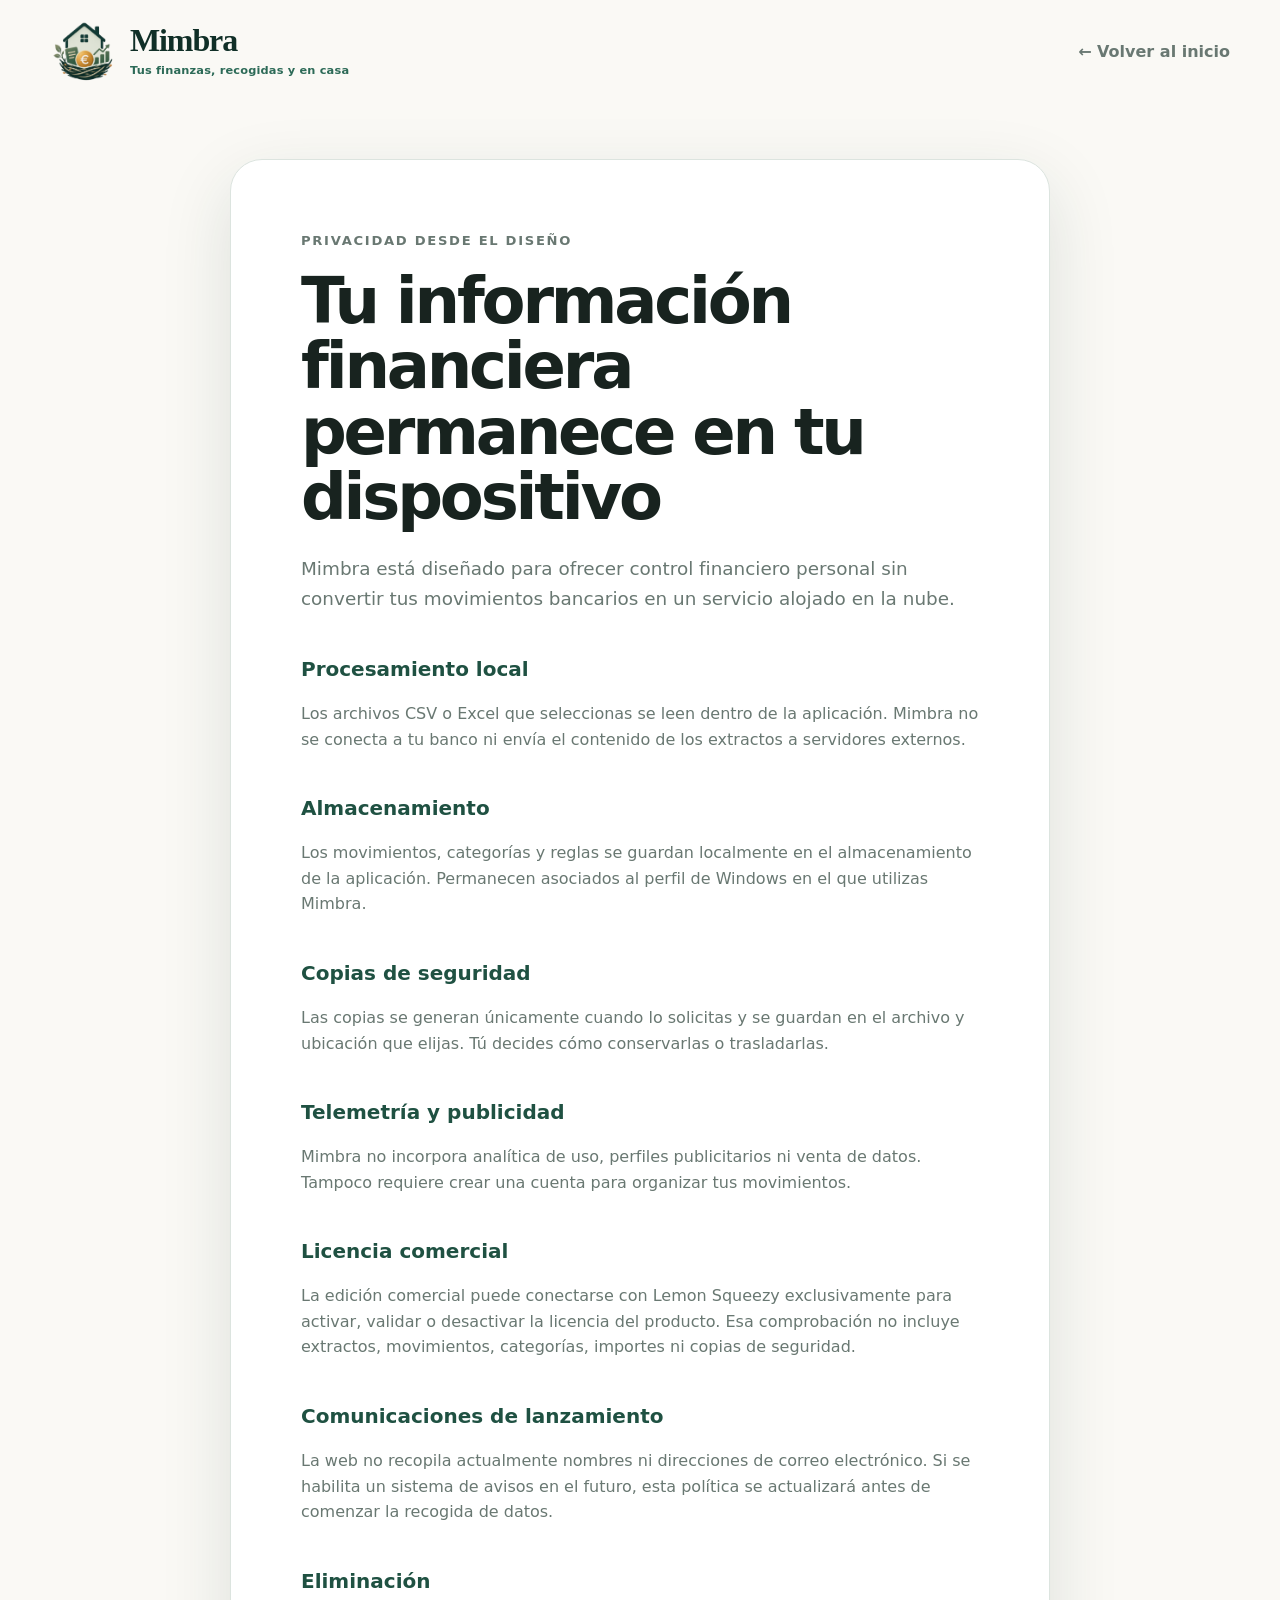
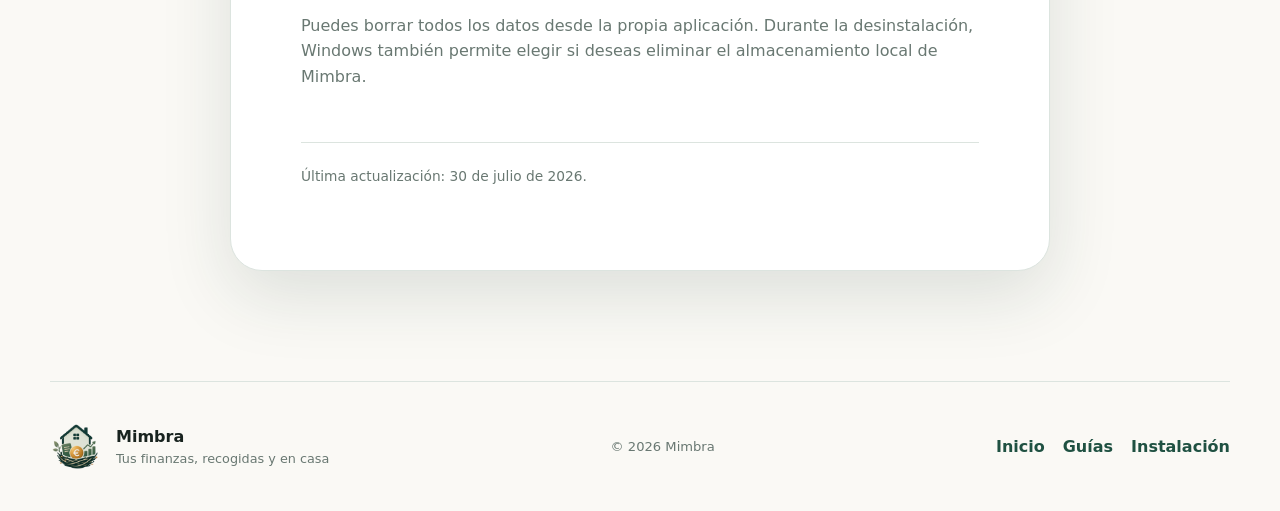
<file: privacidad.html>
<!doctype html>
<html lang="es">
  <head>
    <meta charset="utf-8">
    <meta name="viewport" content="width=device-width, initial-scale=1">
    <meta name="description" content="Privacidad de Mimbra: los extractos y movimientos de esta aplicación de finanzas personales se procesan y guardan localmente en Windows.">
    <meta name="robots" content="index, follow, max-image-preview:large">
    <meta name="application-name" content="Mimbra">
    <meta name="theme-color" content="#1f5142">
    <meta property="og:locale" content="es_ES">
    <meta property="og:type" content="article">
    <meta property="og:site_name" content="Mimbra">
    <meta property="og:title" content="Privacidad de Mimbra">
    <meta property="og:description" content="Tus extractos y movimientos financieros se procesan y permanecen en tu dispositivo.">
    <meta property="og:url" content="https://jolopami.github.io/mimbra-web/privacidad.html">
    <meta property="og:image" content="https://jolopami.github.io/mimbra-web/assets/mimbra-social.png">
    <meta name="twitter:card" content="summary_large_image">
    <meta name="twitter:title" content="Privacidad de Mimbra">
    <meta name="twitter:description" content="Tus extractos y movimientos financieros se procesan y permanecen en tu dispositivo.">
    <meta name="twitter:image" content="https://jolopami.github.io/mimbra-web/assets/mimbra-social.png">
    <link rel="canonical" href="https://jolopami.github.io/mimbra-web/privacidad.html">
    <link rel="alternate" hreflang="es" href="https://jolopami.github.io/mimbra-web/privacidad.html">
    <link rel="icon" href="assets/mimbra-icono.png" type="image/png">
    <link rel="stylesheet" href="styles.css">
    <title>Privacidad de Mimbra | Tus finanzas permanecen en Windows</title>
    <script type="application/ld+json">
      {
        "@context": "https://schema.org",
        "@type": "WebPage",
        "name": "Privacidad de Mimbra",
        "description": "Compromiso de privacidad y procesamiento local de la aplicación de finanzas personales Mimbra.",
        "url": "https://jolopami.github.io/mimbra-web/privacidad.html",
        "dateModified": "2026-08-01",
        "inLanguage": "es-ES",
        "isPartOf": {
          "@type": "WebSite",
          "name": "Mimbra",
          "url": "https://jolopami.github.io/mimbra-web/"
        }
      }
    </script>
  </head>
  <body class="legal-page">
    <header class="site-header">
      <a class="brand" href="index.html" aria-label="Volver a Mimbra">
        <img src="assets/mimbra-icono.png" alt="">
        <span>
          <strong>Mimbra</strong>
          <small>Tus finanzas, recogidas y en casa</small>
        </span>
      </a>
      <a class="back-link" href="index.html">← Volver al inicio</a>
    </header>
    <main>
      <article class="legal-content">
        <p class="eyebrow">Privacidad desde el diseño</p>
        <h1>Tu información financiera permanece en tu dispositivo</h1>
        <p class="legal-intro">Mimbra está diseñado para ofrecer control financiero personal sin convertir tus movimientos bancarios en un servicio alojado en la nube.</p>

        <h2>Procesamiento local</h2>
        <p>Los archivos CSV o Excel que seleccionas se leen dentro de la aplicación. Mimbra no se conecta a tu banco ni envía el contenido de los extractos a servidores externos.</p>

        <h2>Almacenamiento</h2>
        <p>Los movimientos, categorías y reglas se guardan localmente en el almacenamiento de la aplicación. Permanecen asociados al perfil de Windows en el que utilizas Mimbra.</p>

        <h2>Copias de seguridad</h2>
        <p>Las copias se generan únicamente cuando lo solicitas y se guardan en el archivo y ubicación que elijas. Tú decides cómo conservarlas o trasladarlas.</p>

        <h2>Telemetría y publicidad</h2>
        <p>Mimbra no incorpora analítica de uso, perfiles publicitarios ni venta de datos. Tampoco requiere crear una cuenta para organizar tus movimientos.</p>

        <h2>Licencia comercial</h2>
        <p>La edición comercial puede conectarse con Lemon Squeezy exclusivamente para activar, validar o desactivar la licencia del producto. Esa comprobación no incluye extractos, movimientos, categorías, importes ni copias de seguridad.</p>

        <h2>Comunicaciones de lanzamiento</h2>
        <p>La web no recopila actualmente nombres ni direcciones de correo electrónico. Si se habilita un sistema de avisos en el futuro, esta política se actualizará antes de comenzar la recogida de datos.</p>

        <h2>Eliminación</h2>
        <p>Puedes borrar todos los datos desde la propia aplicación. Durante la desinstalación, Windows también permite elegir si deseas eliminar el almacenamiento local de Mimbra.</p>

        <p class="updated">Última actualización: 30 de julio de 2026.</p>
      </article>
    </main>
    <footer>
      <img src="assets/mimbra-icono.png" alt="" width="52" height="52">
      <div><strong>Mimbra</strong><span>Tus finanzas, recogidas y en casa</span></div>
      <p>© 2026 Mimbra</p>
      <nav class="footer-links" aria-label="Enlaces del pie">
        <a href="index.html">Inicio</a>
        <a href="guias/">Guías</a>
        <a href="instalacion.html">Instalación</a>
      </nav>
    </footer>
  </body>
</html>
</file>
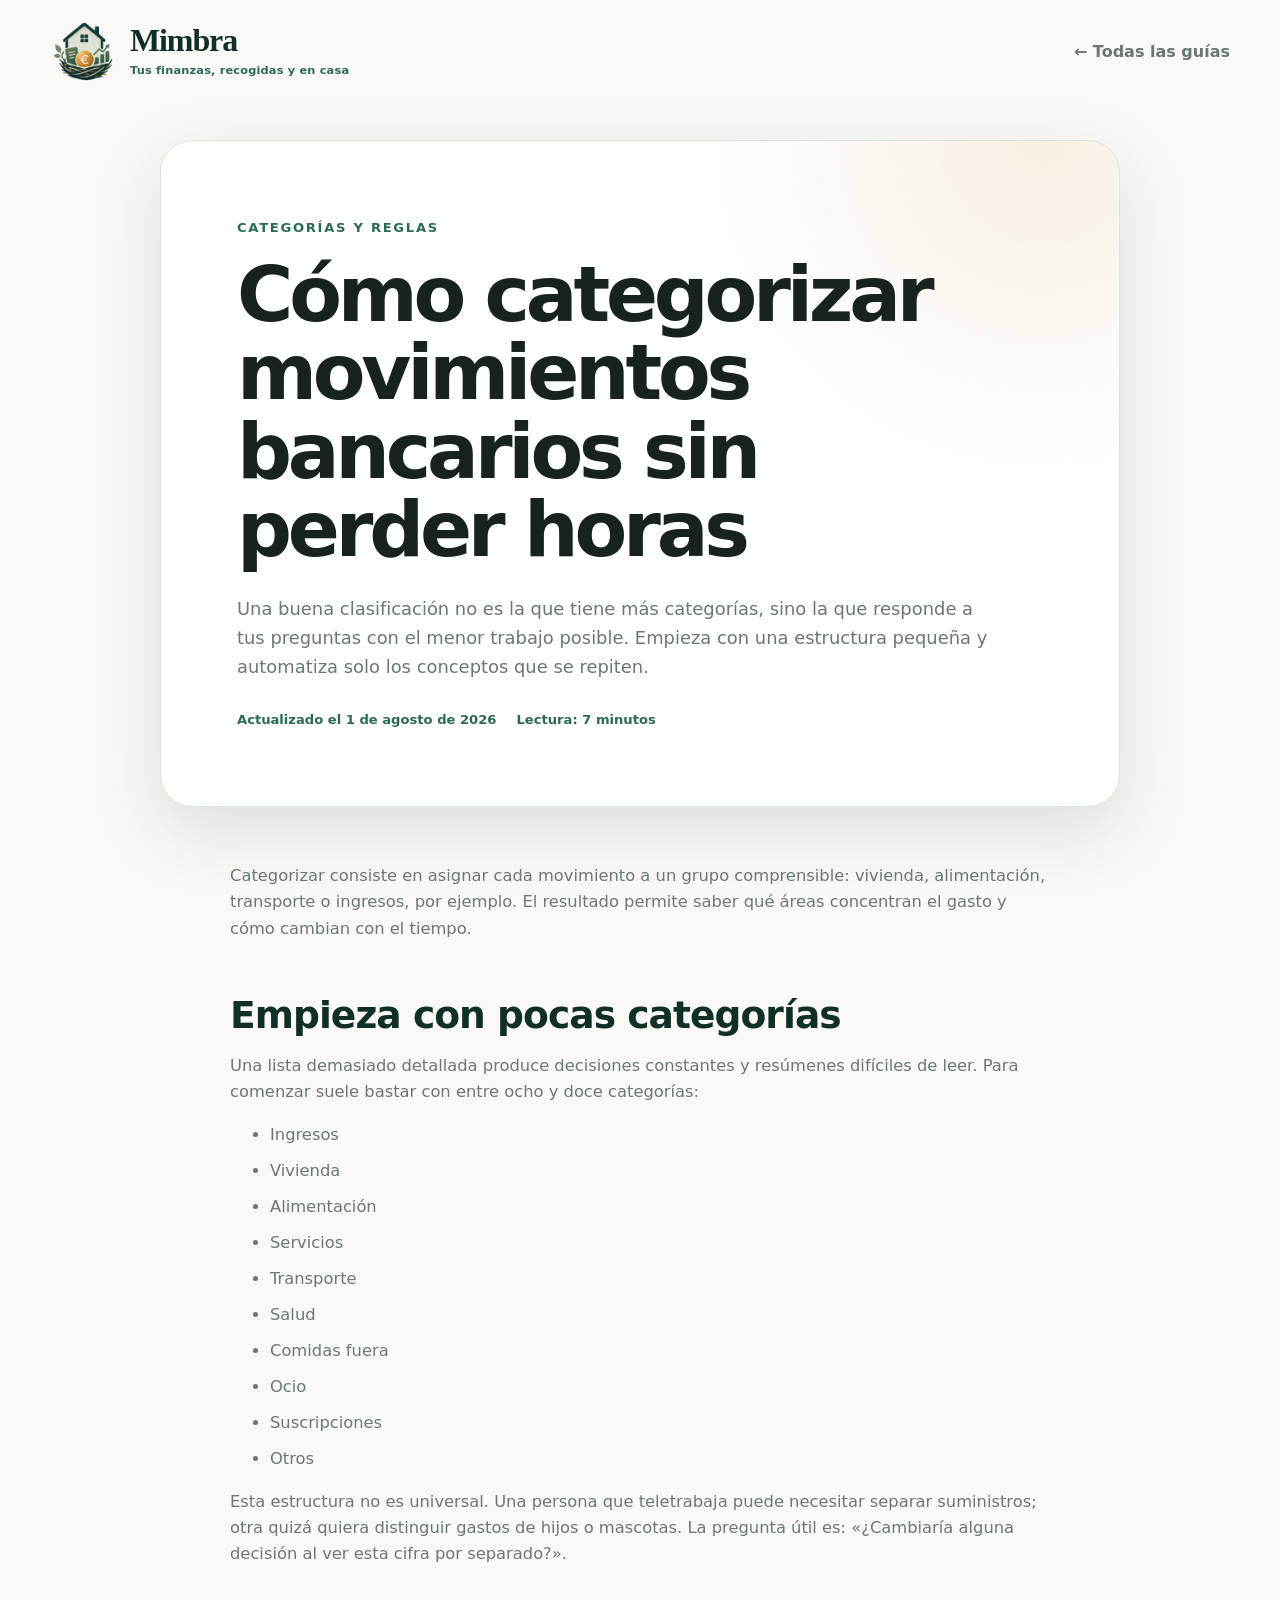
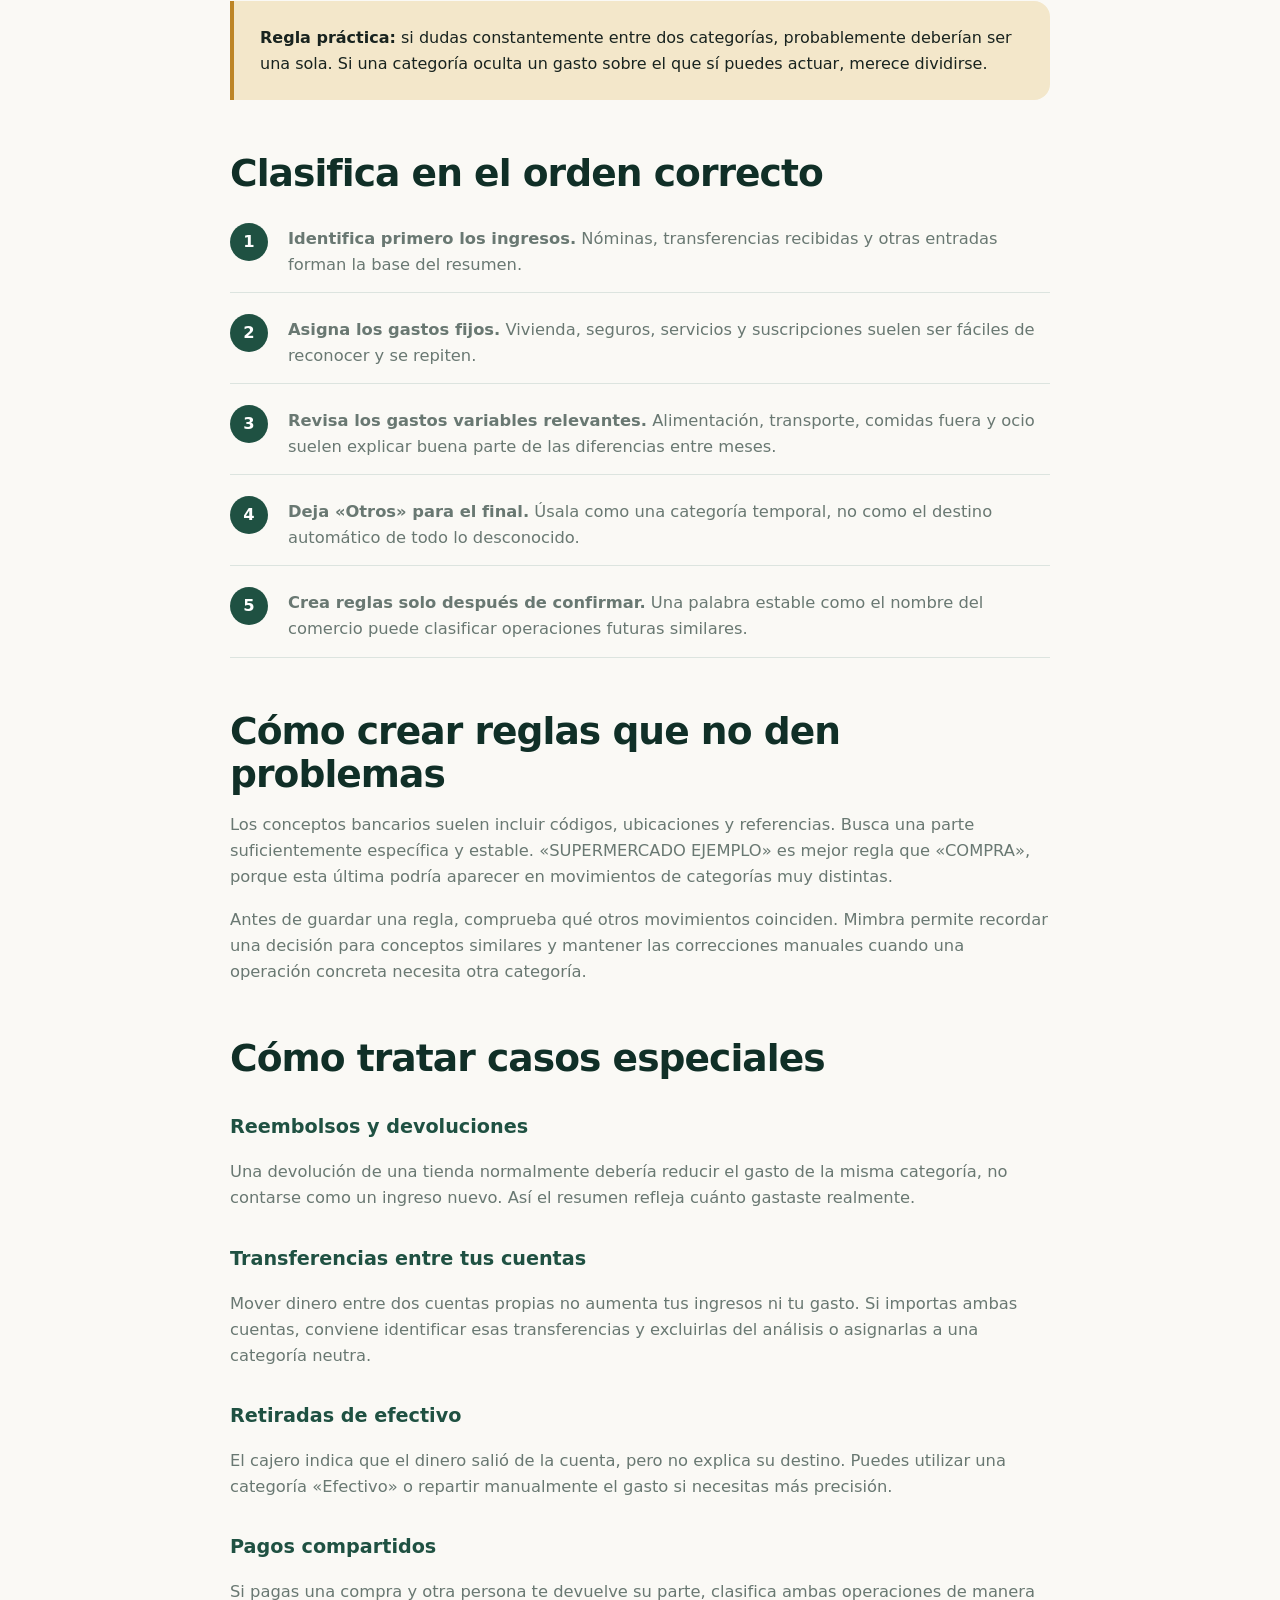
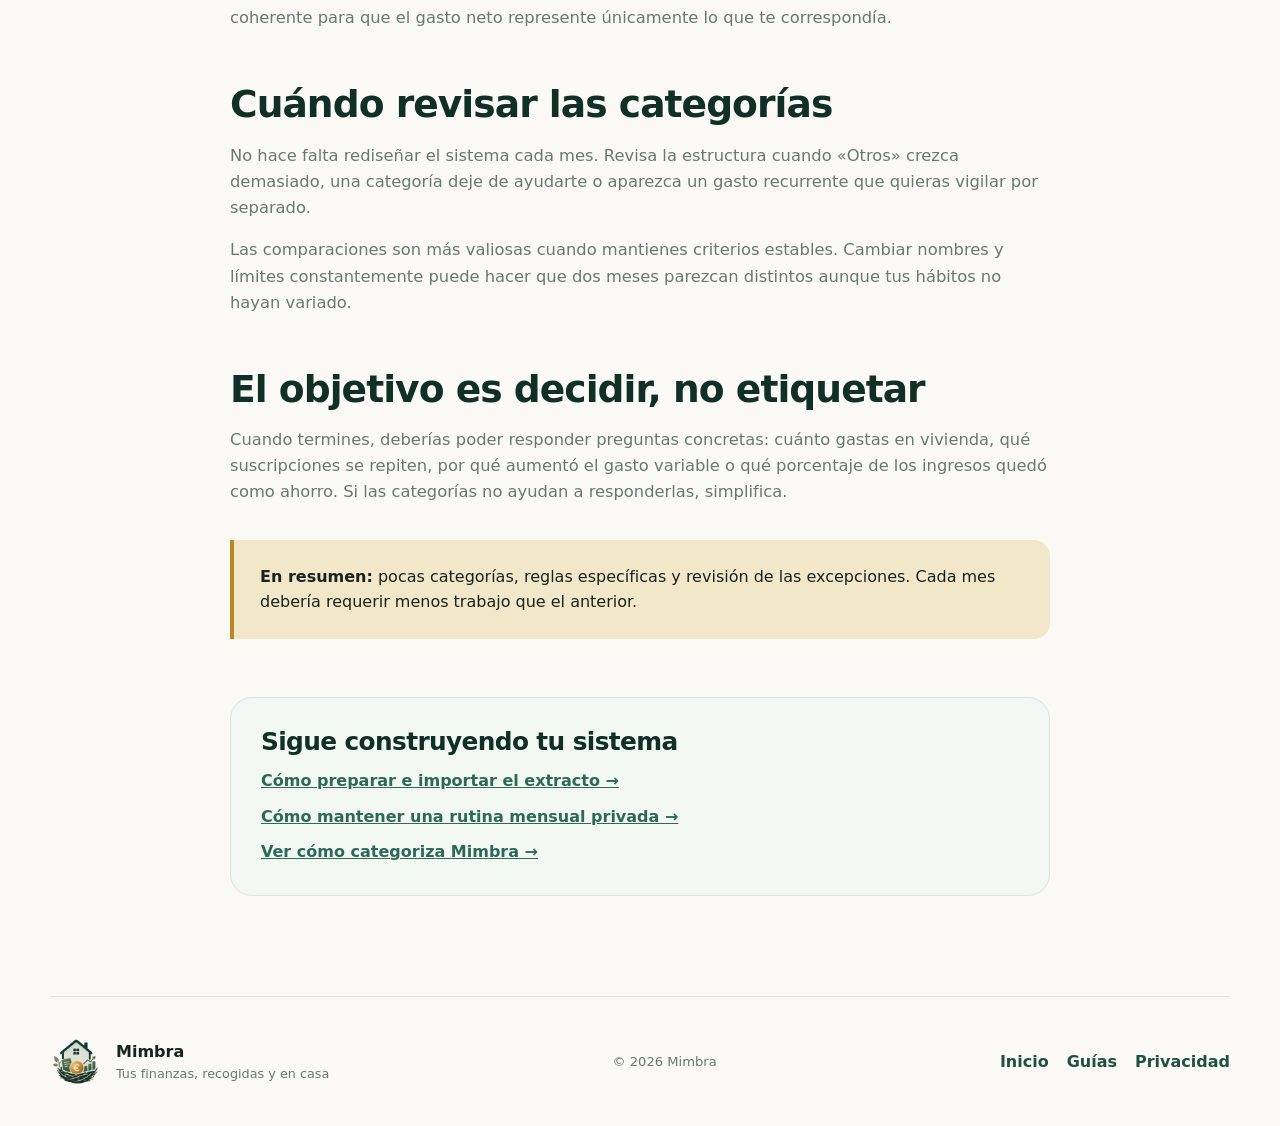
<file: guias/categorizar-movimientos-bancarios.html>
<!doctype html>
<html lang="es">
  <head>
    <meta charset="utf-8">
    <meta name="viewport" content="width=device-width, initial-scale=1">
    <meta name="description" content="Aprende cómo categorizar movimientos bancarios con una estructura sencilla y reglas reutilizables para ahorrar tiempo cada mes.">
    <meta name="robots" content="index, follow, max-image-preview:large">
    <meta name="theme-color" content="#1f5142">
    <meta property="og:locale" content="es_ES">
    <meta property="og:type" content="article">
    <meta property="og:site_name" content="Mimbra">
    <meta property="og:title" content="Cómo categorizar movimientos bancarios sin perder horas">
    <meta property="og:description" content="Crea categorías útiles, trata correctamente reembolsos y reutiliza reglas para movimientos similares.">
    <meta property="og:url" content="https://jolopami.github.io/mimbra-web/guias/categorizar-movimientos-bancarios.html">
    <meta property="og:image" content="https://jolopami.github.io/mimbra-web/assets/mimbra-social.png">
    <meta property="article:published_time" content="2026-08-01">
    <meta property="article:modified_time" content="2026-08-01">
    <meta name="twitter:card" content="summary_large_image">
    <link rel="canonical" href="https://jolopami.github.io/mimbra-web/guias/categorizar-movimientos-bancarios.html">
    <link rel="icon" href="../assets/mimbra-icono.png" type="image/png">
    <link rel="stylesheet" href="../styles.css">
    <title>Cómo categorizar movimientos bancarios sin perder horas | Mimbra</title>
    <script type="application/ld+json">
      {
        "@context": "https://schema.org",
        "@graph": [
          {
            "@type": "Article",
            "headline": "Cómo categorizar movimientos bancarios sin perder horas",
            "description": "Guía para crear categorías útiles y clasificar movimientos recurrentes mediante reglas reutilizables.",
            "datePublished": "2026-08-01",
            "dateModified": "2026-08-01",
            "inLanguage": "es-ES",
            "mainEntityOfPage": "https://jolopami.github.io/mimbra-web/guias/categorizar-movimientos-bancarios.html",
            "author": {"@type": "Organization", "name": "Mimbra"},
            "publisher": {
              "@type": "Organization",
              "name": "Mimbra",
              "logo": {"@type": "ImageObject", "url": "https://jolopami.github.io/mimbra-web/assets/mimbra-icono.png"}
            }
          },
          {
            "@type": "BreadcrumbList",
            "itemListElement": [
              {"@type": "ListItem", "position": 1, "name": "Mimbra", "item": "https://jolopami.github.io/mimbra-web/"},
              {"@type": "ListItem", "position": 2, "name": "Guías", "item": "https://jolopami.github.io/mimbra-web/guias/"},
              {"@type": "ListItem", "position": 3, "name": "Categorizar movimientos bancarios"}
            ]
          }
        ]
      }
    </script>
  </head>
  <body>
    <header class="site-header">
      <a class="brand" href="../index.html" aria-label="Ir al inicio de Mimbra">
        <img src="../assets/mimbra-icono.png" alt="">
        <span><strong>Mimbra</strong><small>Tus finanzas, recogidas y en casa</small></span>
      </a>
      <a class="back-link" href="index.html">← Todas las guías</a>
    </header>

    <main>
      <article>
        <header class="guide-hero">
          <p class="eyebrow">Categorías y reglas</p>
          <h1>Cómo categorizar movimientos bancarios sin perder horas</h1>
          <p class="guide-intro">Una buena clasificación no es la que tiene más categorías, sino la que responde a tus preguntas con el menor trabajo posible. Empieza con una estructura pequeña y automatiza solo los conceptos que se repiten.</p>
          <div class="guide-meta"><span>Actualizado el 1 de agosto de 2026</span><span>Lectura: 7 minutos</span></div>
        </header>

        <div class="guide-content">
          <p>Categorizar consiste en asignar cada movimiento a un grupo comprensible: vivienda, alimentación, transporte o ingresos, por ejemplo. El resultado permite saber qué áreas concentran el gasto y cómo cambian con el tiempo.</p>

          <h2>Empieza con pocas categorías</h2>
          <p>Una lista demasiado detallada produce decisiones constantes y resúmenes difíciles de leer. Para comenzar suele bastar con entre ocho y doce categorías:</p>
          <ul>
            <li>Ingresos</li>
            <li>Vivienda</li>
            <li>Alimentación</li>
            <li>Servicios</li>
            <li>Transporte</li>
            <li>Salud</li>
            <li>Comidas fuera</li>
            <li>Ocio</li>
            <li>Suscripciones</li>
            <li>Otros</li>
          </ul>
          <p>Esta estructura no es universal. Una persona que teletrabaja puede necesitar separar suministros; otra quizá quiera distinguir gastos de hijos o mascotas. La pregunta útil es: «¿Cambiaría alguna decisión al ver esta cifra por separado?».</p>

          <div class="guide-callout"><strong>Regla práctica:</strong> si dudas constantemente entre dos categorías, probablemente deberían ser una sola. Si una categoría oculta un gasto sobre el que sí puedes actuar, merece dividirse.</div>

          <h2>Clasifica en el orden correcto</h2>
          <ol class="guide-steps">
            <li><strong>Identifica primero los ingresos.</strong> Nóminas, transferencias recibidas y otras entradas forman la base del resumen.</li>
            <li><strong>Asigna los gastos fijos.</strong> Vivienda, seguros, servicios y suscripciones suelen ser fáciles de reconocer y se repiten.</li>
            <li><strong>Revisa los gastos variables relevantes.</strong> Alimentación, transporte, comidas fuera y ocio suelen explicar buena parte de las diferencias entre meses.</li>
            <li><strong>Deja «Otros» para el final.</strong> Úsala como una categoría temporal, no como el destino automático de todo lo desconocido.</li>
            <li><strong>Crea reglas solo después de confirmar.</strong> Una palabra estable como el nombre del comercio puede clasificar operaciones futuras similares.</li>
          </ol>

          <h2>Cómo crear reglas que no den problemas</h2>
          <p>Los conceptos bancarios suelen incluir códigos, ubicaciones y referencias. Busca una parte suficientemente específica y estable. «SUPERMERCADO EJEMPLO» es mejor regla que «COMPRA», porque esta última podría aparecer en movimientos de categorías muy distintas.</p>
          <p>Antes de guardar una regla, comprueba qué otros movimientos coinciden. Mimbra permite recordar una decisión para conceptos similares y mantener las correcciones manuales cuando una operación concreta necesita otra categoría.</p>

          <h2>Cómo tratar casos especiales</h2>
          <h3>Reembolsos y devoluciones</h3>
          <p>Una devolución de una tienda normalmente debería reducir el gasto de la misma categoría, no contarse como un ingreso nuevo. Así el resumen refleja cuánto gastaste realmente.</p>
          <h3>Transferencias entre tus cuentas</h3>
          <p>Mover dinero entre dos cuentas propias no aumenta tus ingresos ni tu gasto. Si importas ambas cuentas, conviene identificar esas transferencias y excluirlas del análisis o asignarlas a una categoría neutra.</p>
          <h3>Retiradas de efectivo</h3>
          <p>El cajero indica que el dinero salió de la cuenta, pero no explica su destino. Puedes utilizar una categoría «Efectivo» o repartir manualmente el gasto si necesitas más precisión.</p>
          <h3>Pagos compartidos</h3>
          <p>Si pagas una compra y otra persona te devuelve su parte, clasifica ambas operaciones de manera coherente para que el gasto neto represente únicamente lo que te correspondía.</p>

          <h2>Cuándo revisar las categorías</h2>
          <p>No hace falta rediseñar el sistema cada mes. Revisa la estructura cuando «Otros» crezca demasiado, una categoría deje de ayudarte o aparezca un gasto recurrente que quieras vigilar por separado.</p>
          <p>Las comparaciones son más valiosas cuando mantienes criterios estables. Cambiar nombres y límites constantemente puede hacer que dos meses parezcan distintos aunque tus hábitos no hayan variado.</p>

          <h2>El objetivo es decidir, no etiquetar</h2>
          <p>Cuando termines, deberías poder responder preguntas concretas: cuánto gastas en vivienda, qué suscripciones se repiten, por qué aumentó el gasto variable o qué porcentaje de los ingresos quedó como ahorro. Si las categorías no ayudan a responderlas, simplifica.</p>

          <div class="guide-callout"><strong>En resumen:</strong> pocas categorías, reglas específicas y revisión de las excepciones. Cada mes debería requerir menos trabajo que el anterior.</div>

          <section class="guide-next">
            <h2>Sigue construyendo tu sistema</h2>
            <div class="guide-next-links">
              <a href="importar-extracto-bancario.html">Cómo preparar e importar el extracto →</a>
              <a href="organizar-gastos-sin-conectar-banco.html">Cómo mantener una rutina mensual privada →</a>
              <a href="../index.html#demo-title">Ver cómo categoriza Mimbra →</a>
            </div>
          </section>
        </div>
      </article>
    </main>

    <footer>
      <img src="../assets/mimbra-icono.png" alt="" width="52" height="52">
      <div><strong>Mimbra</strong><span>Tus finanzas, recogidas y en casa</span></div>
      <p>© 2026 Mimbra</p>
      <nav class="footer-links" aria-label="Enlaces del pie">
        <a href="../index.html">Inicio</a>
        <a href="index.html">Guías</a>
        <a href="../privacidad.html">Privacidad</a>
      </nav>
    </footer>
  </body>
</html>
</file>
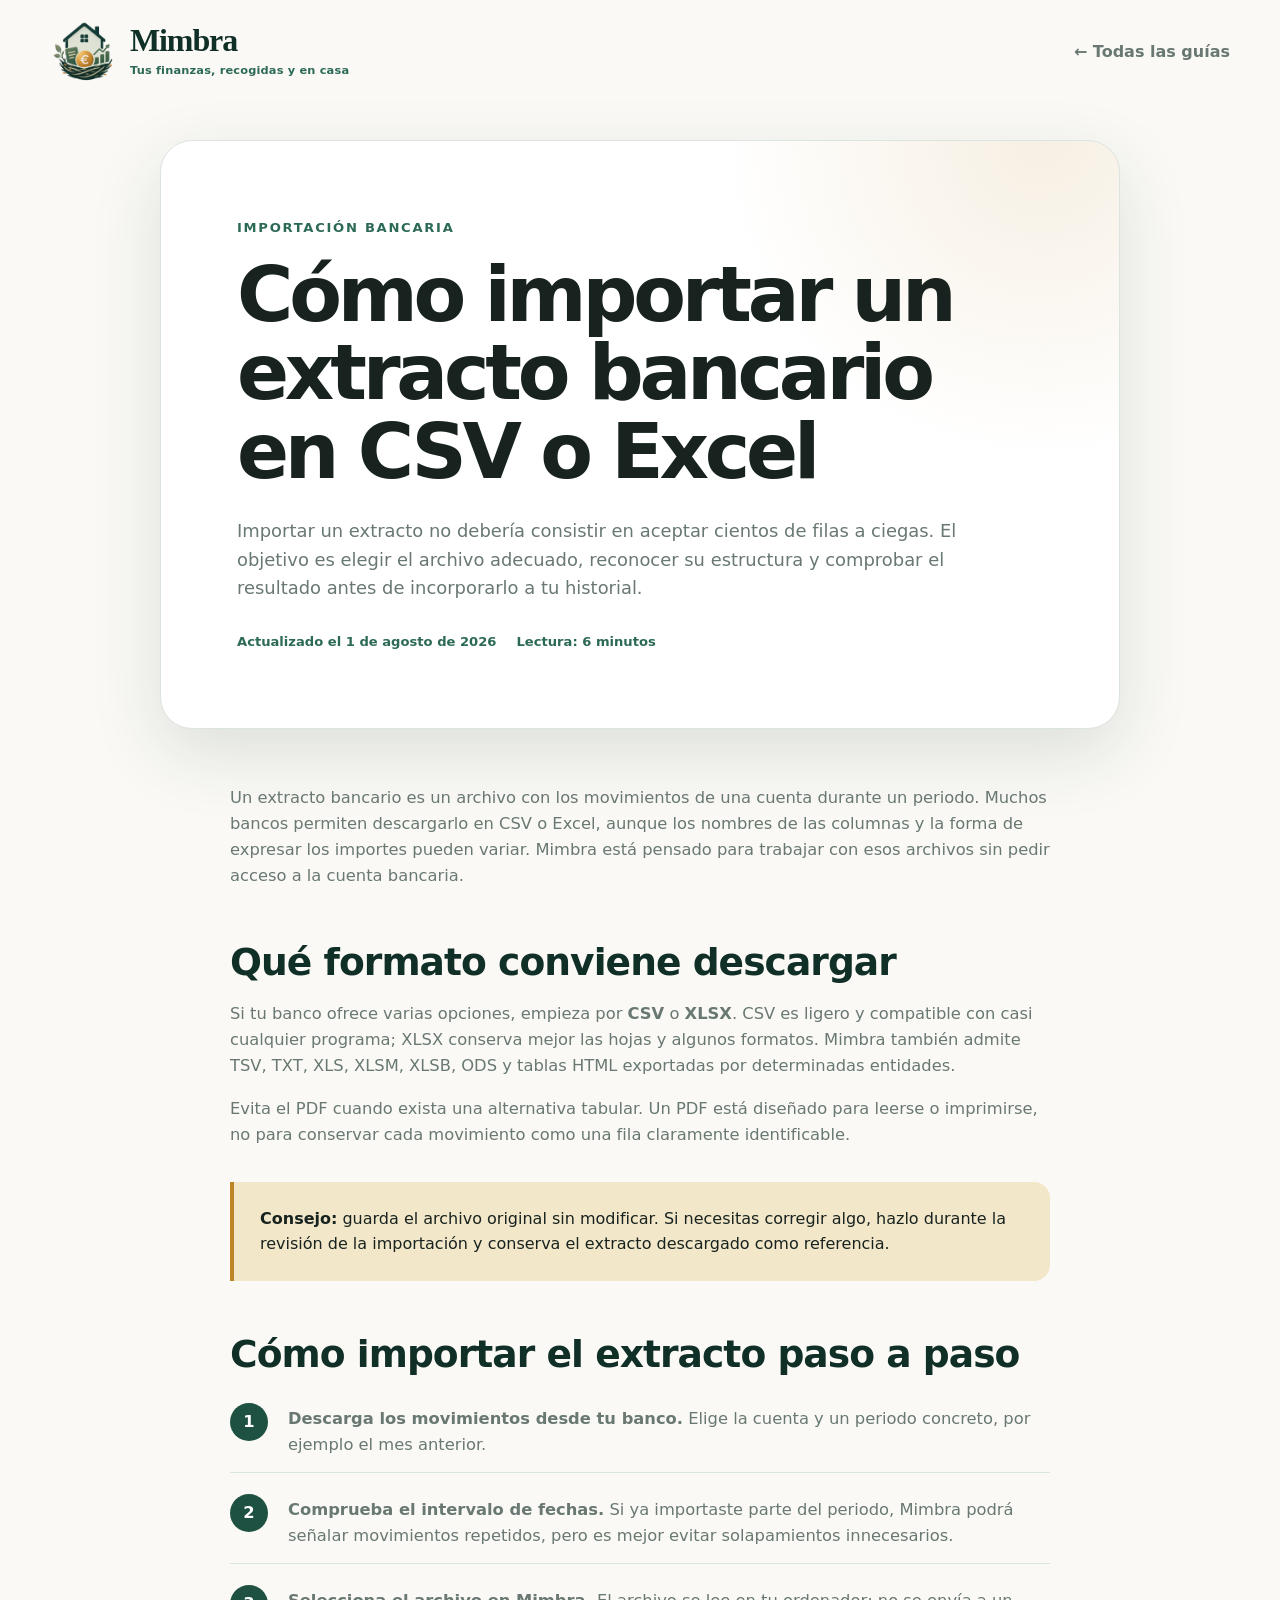
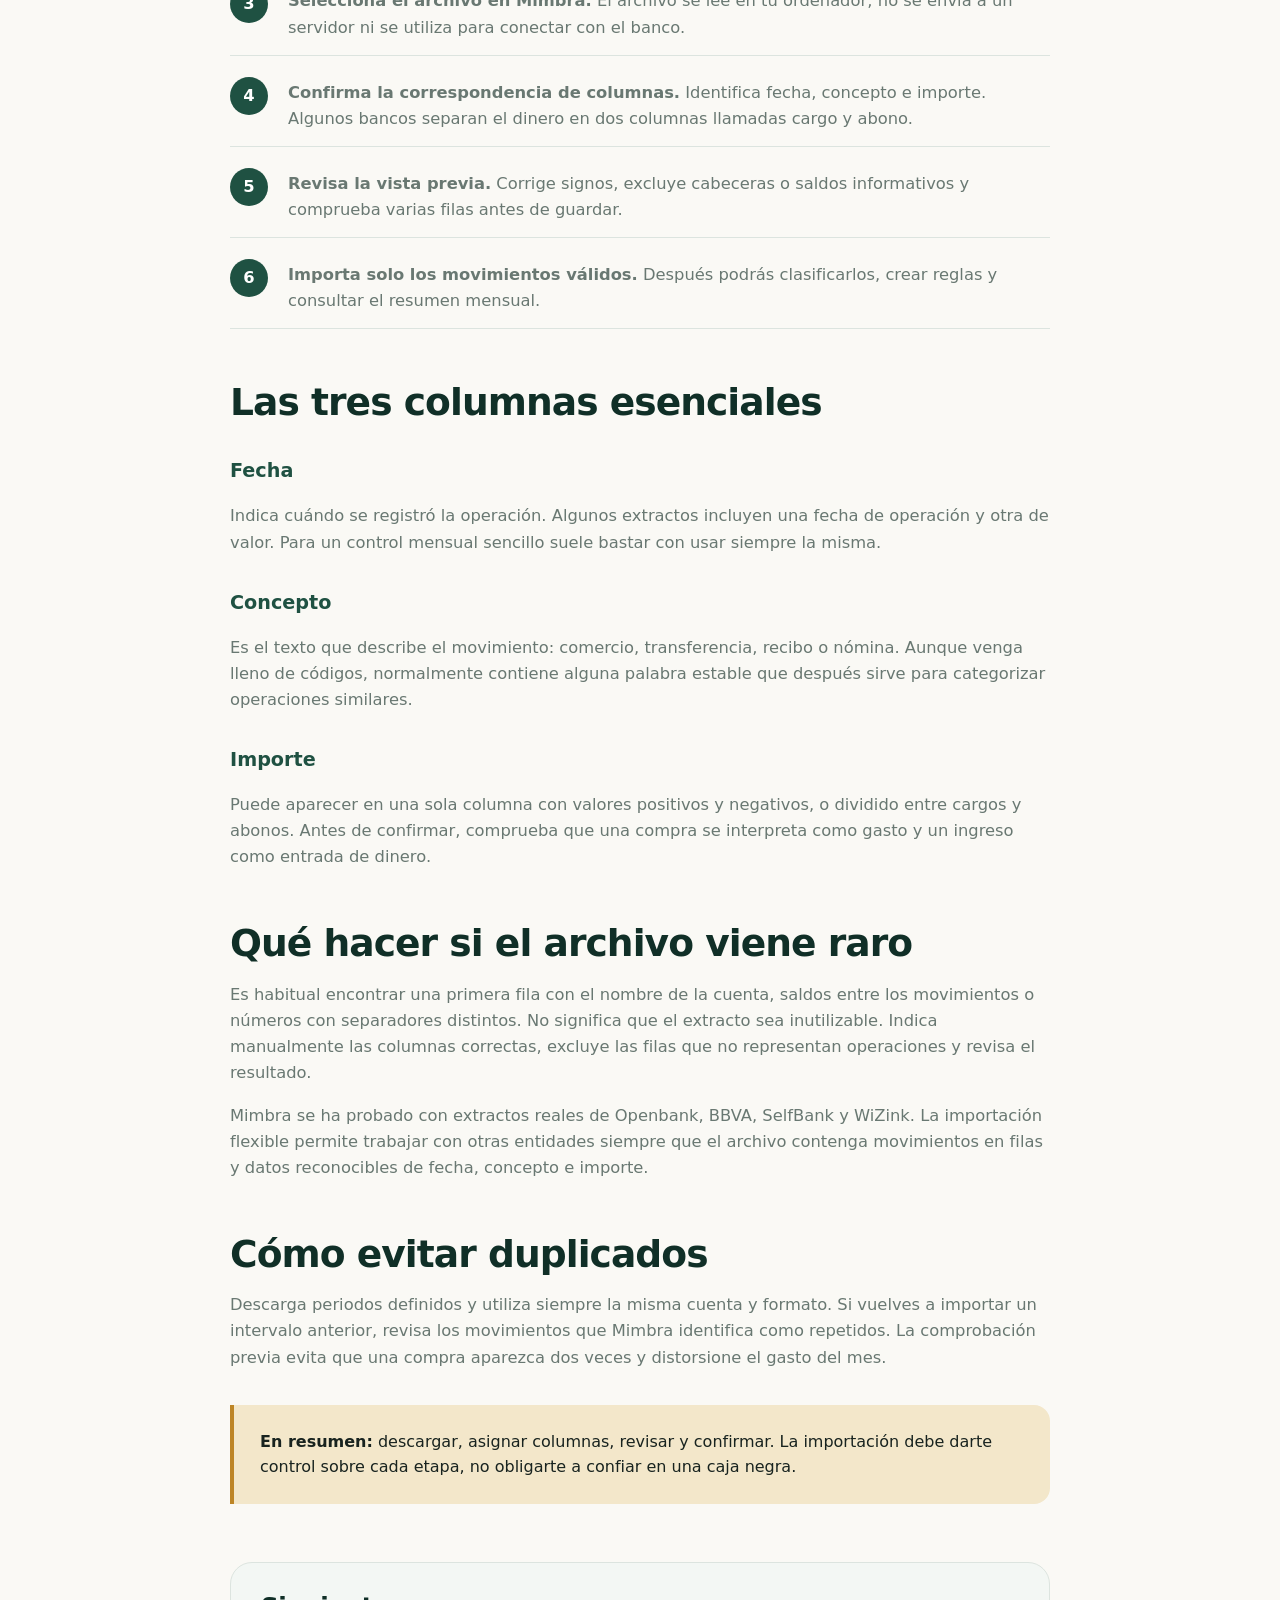
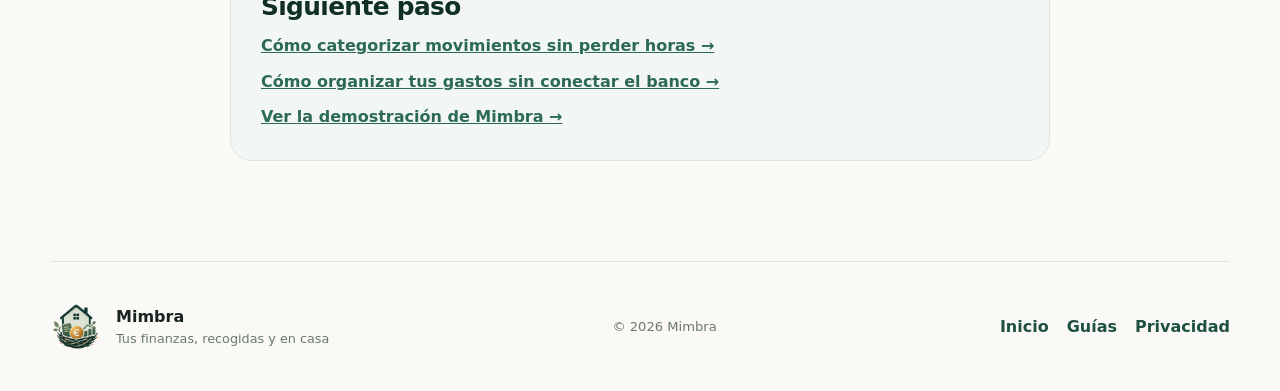
<file: guias/importar-extracto-bancario.html>
<!doctype html>
<html lang="es">
  <head>
    <meta charset="utf-8">
    <meta name="viewport" content="width=device-width, initial-scale=1">
    <meta name="description" content="Aprende cómo importar un extracto bancario en CSV o Excel: qué archivo descargar, qué columnas revisar y cómo evitar duplicados.">
    <meta name="robots" content="index, follow, max-image-preview:large">
    <meta name="theme-color" content="#1f5142">
    <meta property="og:locale" content="es_ES">
    <meta property="og:type" content="article">
    <meta property="og:site_name" content="Mimbra">
    <meta property="og:title" content="Cómo importar un extracto bancario en CSV o Excel">
    <meta property="og:description" content="Una guía paso a paso para descargar, revisar e importar movimientos bancarios con seguridad.">
    <meta property="og:url" content="https://jolopami.github.io/mimbra-web/guias/importar-extracto-bancario.html">
    <meta property="og:image" content="https://jolopami.github.io/mimbra-web/assets/mimbra-social.png">
    <meta property="article:published_time" content="2026-08-01">
    <meta property="article:modified_time" content="2026-08-01">
    <meta name="twitter:card" content="summary_large_image">
    <link rel="canonical" href="https://jolopami.github.io/mimbra-web/guias/importar-extracto-bancario.html">
    <link rel="icon" href="../assets/mimbra-icono.png" type="image/png">
    <link rel="stylesheet" href="../styles.css">
    <title>Cómo importar un extracto bancario en CSV o Excel | Mimbra</title>
    <script type="application/ld+json">
      {
        "@context": "https://schema.org",
        "@graph": [
          {
            "@type": "Article",
            "headline": "Cómo importar un extracto bancario en CSV o Excel",
            "description": "Guía paso a paso para descargar, revisar e importar movimientos bancarios sin conectar la cuenta.",
            "datePublished": "2026-08-01",
            "dateModified": "2026-08-01",
            "inLanguage": "es-ES",
            "mainEntityOfPage": "https://jolopami.github.io/mimbra-web/guias/importar-extracto-bancario.html",
            "author": {"@type": "Organization", "name": "Mimbra"},
            "publisher": {
              "@type": "Organization",
              "name": "Mimbra",
              "logo": {"@type": "ImageObject", "url": "https://jolopami.github.io/mimbra-web/assets/mimbra-icono.png"}
            }
          },
          {
            "@type": "HowTo",
            "name": "Cómo importar un extracto bancario",
            "totalTime": "PT10M",
            "step": [
              {"@type": "HowToStep", "name": "Descargar el extracto", "text": "Exporta los movimientos desde la web o aplicación de tu banco en CSV o Excel."},
              {"@type": "HowToStep", "name": "Elegir el periodo", "text": "Usa un intervalo concreto y evita solapar fechas con importaciones anteriores."},
              {"@type": "HowToStep", "name": "Revisar las columnas", "text": "Comprueba fecha, concepto e importe, o las columnas separadas de cargos y abonos."},
              {"@type": "HowToStep", "name": "Comprobar los movimientos", "text": "Revisa signos, filas informativas y posibles duplicados antes de confirmar."},
              {"@type": "HowToStep", "name": "Importar y categorizar", "text": "Guarda los movimientos válidos y asigna categorías a los conceptos relevantes."}
            ]
          },
          {
            "@type": "BreadcrumbList",
            "itemListElement": [
              {"@type": "ListItem", "position": 1, "name": "Mimbra", "item": "https://jolopami.github.io/mimbra-web/"},
              {"@type": "ListItem", "position": 2, "name": "Guías", "item": "https://jolopami.github.io/mimbra-web/guias/"},
              {"@type": "ListItem", "position": 3, "name": "Importar un extracto bancario"}
            ]
          }
        ]
      }
    </script>
  </head>
  <body>
    <header class="site-header">
      <a class="brand" href="../index.html" aria-label="Ir al inicio de Mimbra">
        <img src="../assets/mimbra-icono.png" alt="">
        <span><strong>Mimbra</strong><small>Tus finanzas, recogidas y en casa</small></span>
      </a>
      <a class="back-link" href="index.html">← Todas las guías</a>
    </header>

    <main>
      <article>
        <header class="guide-hero">
          <p class="eyebrow">Importación bancaria</p>
          <h1>Cómo importar un extracto bancario en CSV o Excel</h1>
          <p class="guide-intro">Importar un extracto no debería consistir en aceptar cientos de filas a ciegas. El objetivo es elegir el archivo adecuado, reconocer su estructura y comprobar el resultado antes de incorporarlo a tu historial.</p>
          <div class="guide-meta"><span>Actualizado el 1 de agosto de 2026</span><span>Lectura: 6 minutos</span></div>
        </header>

        <div class="guide-content">
          <p>Un extracto bancario es un archivo con los movimientos de una cuenta durante un periodo. Muchos bancos permiten descargarlo en CSV o Excel, aunque los nombres de las columnas y la forma de expresar los importes pueden variar. Mimbra está pensado para trabajar con esos archivos sin pedir acceso a la cuenta bancaria.</p>

          <h2>Qué formato conviene descargar</h2>
          <p>Si tu banco ofrece varias opciones, empieza por <strong>CSV</strong> o <strong>XLSX</strong>. CSV es ligero y compatible con casi cualquier programa; XLSX conserva mejor las hojas y algunos formatos. Mimbra también admite TSV, TXT, XLS, XLSM, XLSB, ODS y tablas HTML exportadas por determinadas entidades.</p>
          <p>Evita el PDF cuando exista una alternativa tabular. Un PDF está diseñado para leerse o imprimirse, no para conservar cada movimiento como una fila claramente identificable.</p>

          <div class="guide-callout"><strong>Consejo:</strong> guarda el archivo original sin modificar. Si necesitas corregir algo, hazlo durante la revisión de la importación y conserva el extracto descargado como referencia.</div>

          <h2>Cómo importar el extracto paso a paso</h2>
          <ol class="guide-steps">
            <li><strong>Descarga los movimientos desde tu banco.</strong> Elige la cuenta y un periodo concreto, por ejemplo el mes anterior.</li>
            <li><strong>Comprueba el intervalo de fechas.</strong> Si ya importaste parte del periodo, Mimbra podrá señalar movimientos repetidos, pero es mejor evitar solapamientos innecesarios.</li>
            <li><strong>Selecciona el archivo en Mimbra.</strong> El archivo se lee en tu ordenador; no se envía a un servidor ni se utiliza para conectar con el banco.</li>
            <li><strong>Confirma la correspondencia de columnas.</strong> Identifica fecha, concepto e importe. Algunos bancos separan el dinero en dos columnas llamadas cargo y abono.</li>
            <li><strong>Revisa la vista previa.</strong> Corrige signos, excluye cabeceras o saldos informativos y comprueba varias filas antes de guardar.</li>
            <li><strong>Importa solo los movimientos válidos.</strong> Después podrás clasificarlos, crear reglas y consultar el resumen mensual.</li>
          </ol>

          <h2>Las tres columnas esenciales</h2>
          <h3>Fecha</h3>
          <p>Indica cuándo se registró la operación. Algunos extractos incluyen una fecha de operación y otra de valor. Para un control mensual sencillo suele bastar con usar siempre la misma.</p>
          <h3>Concepto</h3>
          <p>Es el texto que describe el movimiento: comercio, transferencia, recibo o nómina. Aunque venga lleno de códigos, normalmente contiene alguna palabra estable que después sirve para categorizar operaciones similares.</p>
          <h3>Importe</h3>
          <p>Puede aparecer en una sola columna con valores positivos y negativos, o dividido entre cargos y abonos. Antes de confirmar, comprueba que una compra se interpreta como gasto y un ingreso como entrada de dinero.</p>

          <h2>Qué hacer si el archivo viene raro</h2>
          <p>Es habitual encontrar una primera fila con el nombre de la cuenta, saldos entre los movimientos o números con separadores distintos. No significa que el extracto sea inutilizable. Indica manualmente las columnas correctas, excluye las filas que no representan operaciones y revisa el resultado.</p>
          <p>Mimbra se ha probado con extractos reales de Openbank, BBVA, SelfBank y WiZink. La importación flexible permite trabajar con otras entidades siempre que el archivo contenga movimientos en filas y datos reconocibles de fecha, concepto e importe.</p>

          <h2>Cómo evitar duplicados</h2>
          <p>Descarga periodos definidos y utiliza siempre la misma cuenta y formato. Si vuelves a importar un intervalo anterior, revisa los movimientos que Mimbra identifica como repetidos. La comprobación previa evita que una compra aparezca dos veces y distorsione el gasto del mes.</p>

          <div class="guide-callout"><strong>En resumen:</strong> descargar, asignar columnas, revisar y confirmar. La importación debe darte control sobre cada etapa, no obligarte a confiar en una caja negra.</div>

          <section class="guide-next">
            <h2>Siguiente paso</h2>
            <div class="guide-next-links">
              <a href="categorizar-movimientos-bancarios.html">Cómo categorizar movimientos sin perder horas →</a>
              <a href="organizar-gastos-sin-conectar-banco.html">Cómo organizar tus gastos sin conectar el banco →</a>
              <a href="../index.html#demo-title">Ver la demostración de Mimbra →</a>
            </div>
          </section>
        </div>
      </article>
    </main>

    <footer>
      <img src="../assets/mimbra-icono.png" alt="" width="52" height="52">
      <div><strong>Mimbra</strong><span>Tus finanzas, recogidas y en casa</span></div>
      <p>© 2026 Mimbra</p>
      <nav class="footer-links" aria-label="Enlaces del pie">
        <a href="../index.html">Inicio</a>
        <a href="index.html">Guías</a>
        <a href="../privacidad.html">Privacidad</a>
      </nav>
    </footer>
  </body>
</html>
</file>
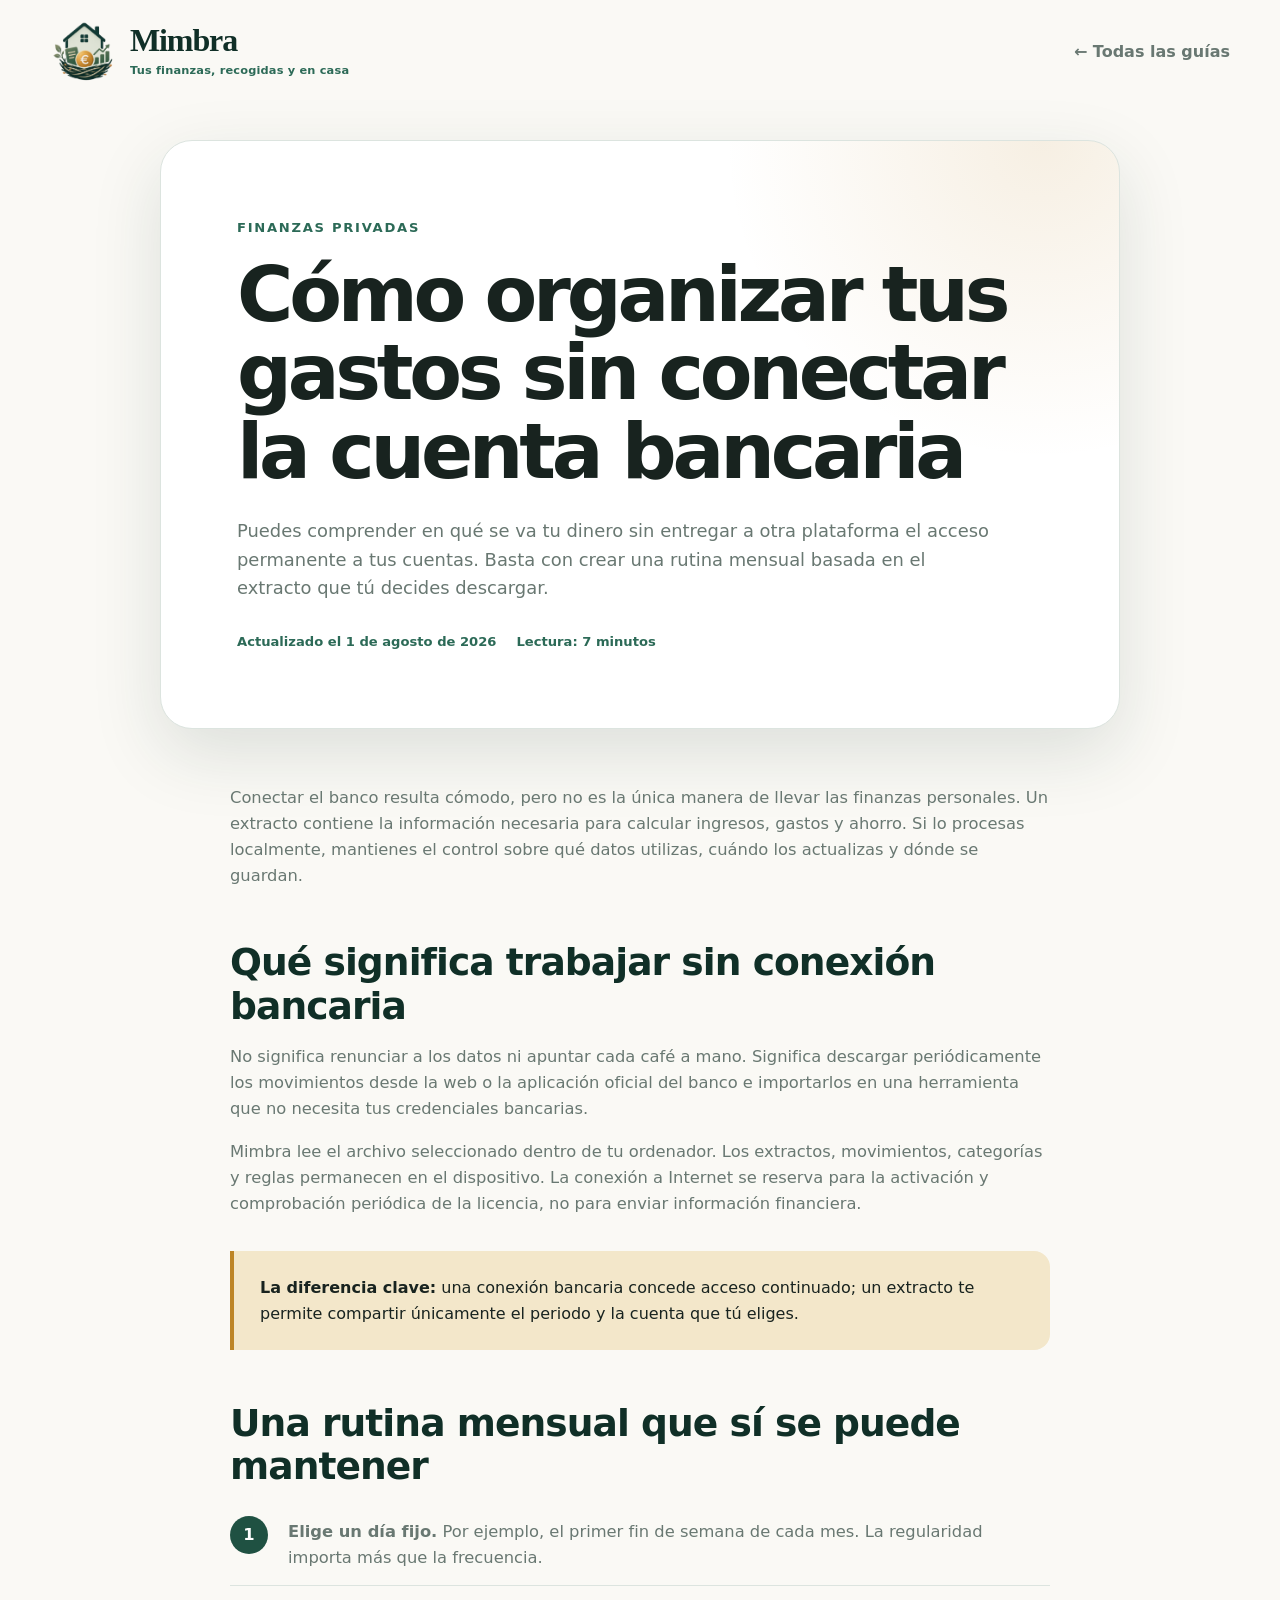
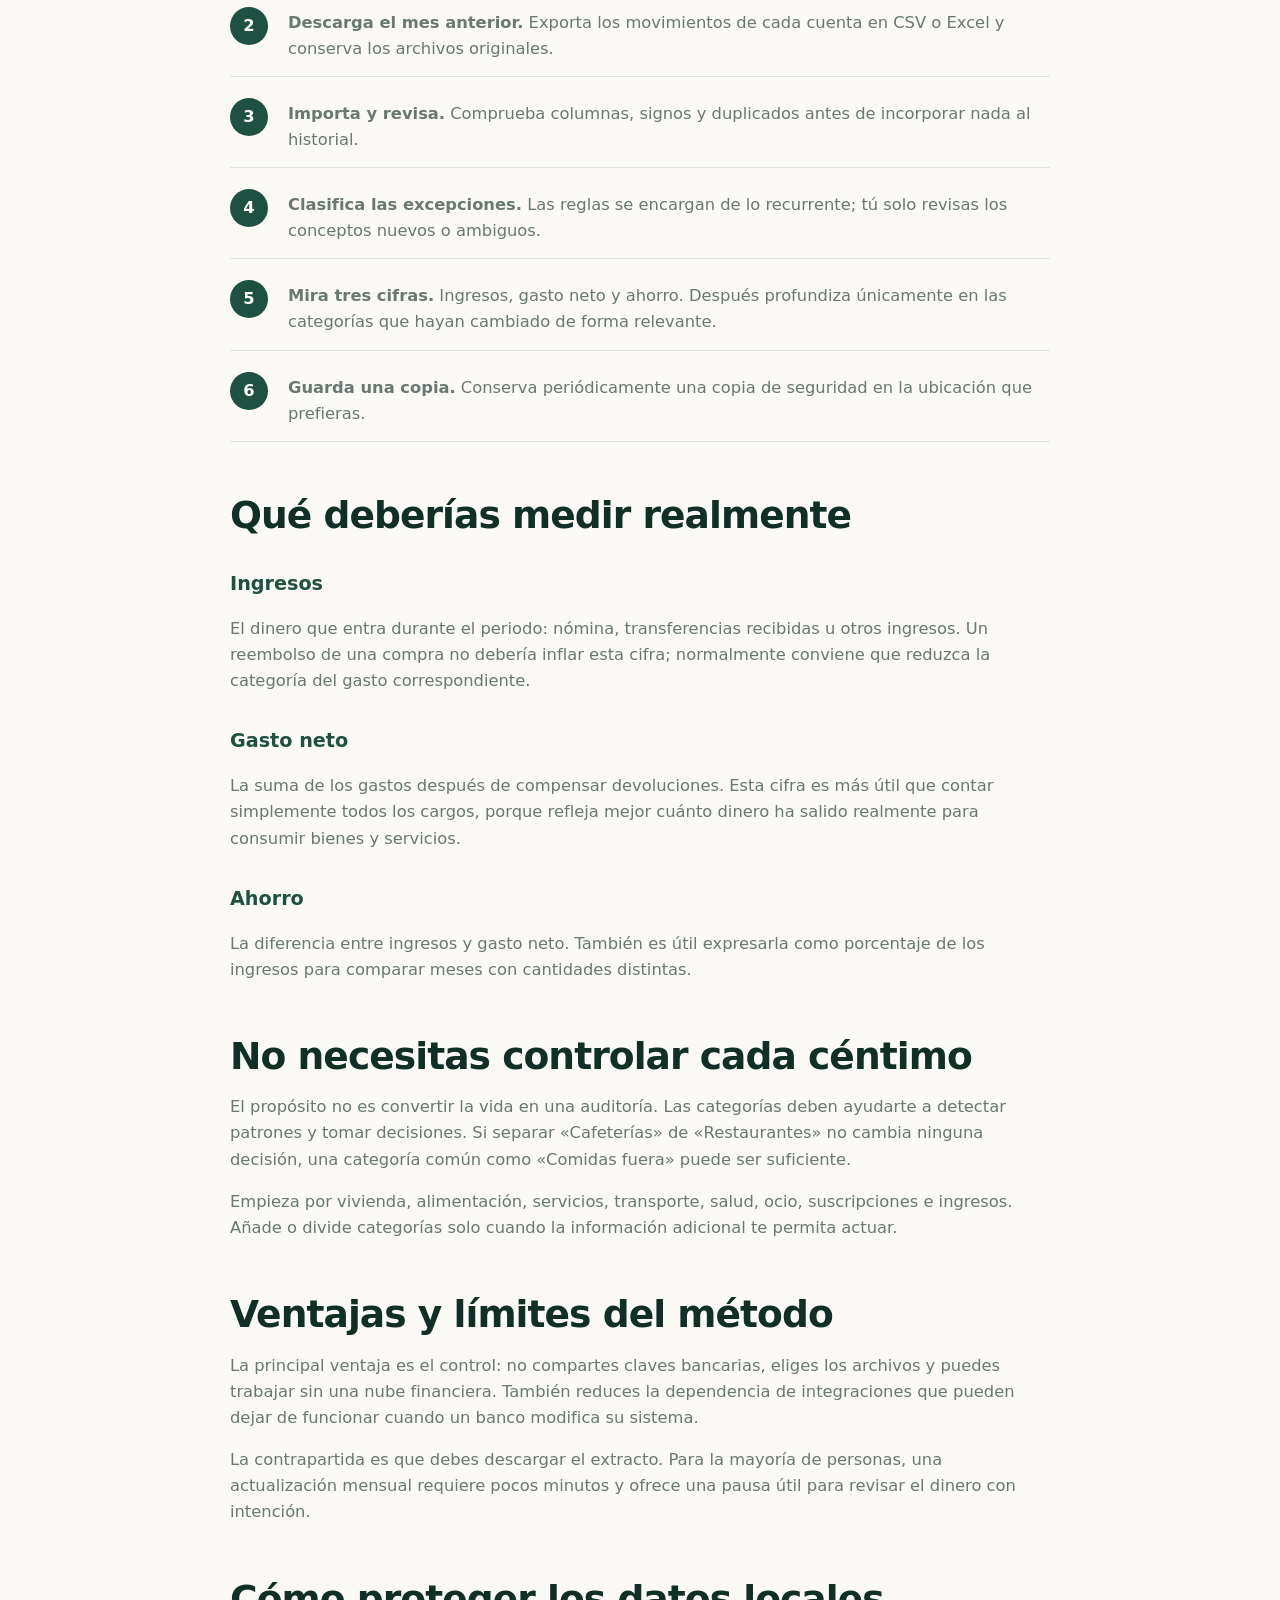
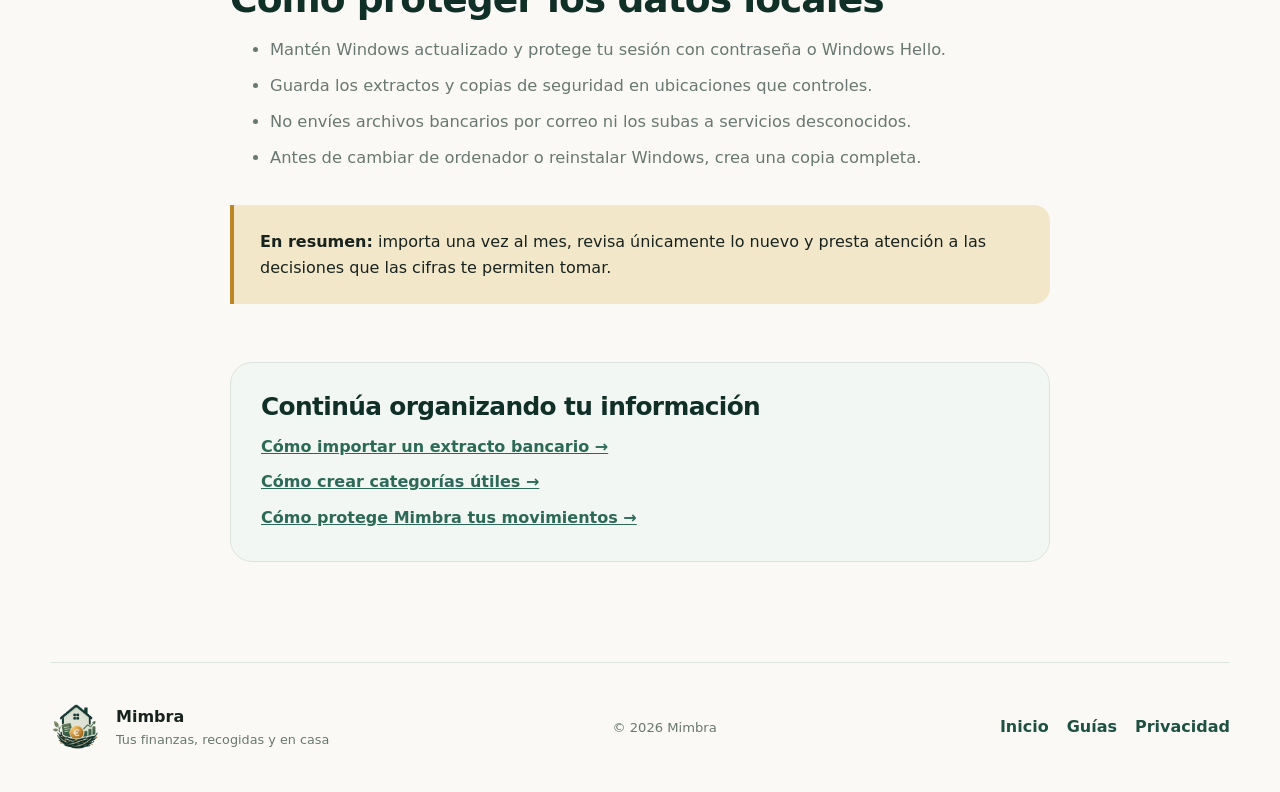
<file: guias/organizar-gastos-sin-conectar-banco.html>
<!doctype html>
<html lang="es">
  <head>
    <meta charset="utf-8">
    <meta name="viewport" content="width=device-width, initial-scale=1">
    <meta name="description" content="Método práctico para organizar tus gastos sin conectar la cuenta bancaria y manteniendo los movimientos financieros en tu ordenador.">
    <meta name="robots" content="index, follow, max-image-preview:large">
    <meta name="theme-color" content="#1f5142">
    <meta property="og:locale" content="es_ES">
    <meta property="og:type" content="article">
    <meta property="og:site_name" content="Mimbra">
    <meta property="og:title" content="Cómo organizar tus gastos sin conectar la cuenta bancaria">
    <meta property="og:description" content="Un método mensual para entender ingresos, gastos y ahorro sin compartir las credenciales del banco.">
    <meta property="og:url" content="https://jolopami.github.io/mimbra-web/guias/organizar-gastos-sin-conectar-banco.html">
    <meta property="og:image" content="https://jolopami.github.io/mimbra-web/assets/mimbra-social.png">
    <meta property="article:published_time" content="2026-08-01">
    <meta property="article:modified_time" content="2026-08-01">
    <meta name="twitter:card" content="summary_large_image">
    <link rel="canonical" href="https://jolopami.github.io/mimbra-web/guias/organizar-gastos-sin-conectar-banco.html">
    <link rel="icon" href="../assets/mimbra-icono.png" type="image/png">
    <link rel="stylesheet" href="../styles.css">
    <title>Cómo organizar tus gastos sin conectar la cuenta bancaria | Mimbra</title>
    <script type="application/ld+json">
      {
        "@context": "https://schema.org",
        "@graph": [
          {
            "@type": "Article",
            "headline": "Cómo organizar tus gastos sin conectar la cuenta bancaria",
            "description": "Método práctico para entender ingresos, gastos y ahorro manteniendo los movimientos en el ordenador.",
            "datePublished": "2026-08-01",
            "dateModified": "2026-08-01",
            "inLanguage": "es-ES",
            "mainEntityOfPage": "https://jolopami.github.io/mimbra-web/guias/organizar-gastos-sin-conectar-banco.html",
            "author": {"@type": "Organization", "name": "Mimbra"},
            "publisher": {
              "@type": "Organization",
              "name": "Mimbra",
              "logo": {"@type": "ImageObject", "url": "https://jolopami.github.io/mimbra-web/assets/mimbra-icono.png"}
            }
          },
          {
            "@type": "BreadcrumbList",
            "itemListElement": [
              {"@type": "ListItem", "position": 1, "name": "Mimbra", "item": "https://jolopami.github.io/mimbra-web/"},
              {"@type": "ListItem", "position": 2, "name": "Guías", "item": "https://jolopami.github.io/mimbra-web/guias/"},
              {"@type": "ListItem", "position": 3, "name": "Organizar gastos sin conectar el banco"}
            ]
          }
        ]
      }
    </script>
  </head>
  <body>
    <header class="site-header">
      <a class="brand" href="../index.html" aria-label="Ir al inicio de Mimbra">
        <img src="../assets/mimbra-icono.png" alt="">
        <span><strong>Mimbra</strong><small>Tus finanzas, recogidas y en casa</small></span>
      </a>
      <a class="back-link" href="index.html">← Todas las guías</a>
    </header>

    <main>
      <article>
        <header class="guide-hero">
          <p class="eyebrow">Finanzas privadas</p>
          <h1>Cómo organizar tus gastos sin conectar la cuenta bancaria</h1>
          <p class="guide-intro">Puedes comprender en qué se va tu dinero sin entregar a otra plataforma el acceso permanente a tus cuentas. Basta con crear una rutina mensual basada en el extracto que tú decides descargar.</p>
          <div class="guide-meta"><span>Actualizado el 1 de agosto de 2026</span><span>Lectura: 7 minutos</span></div>
        </header>

        <div class="guide-content">
          <p>Conectar el banco resulta cómodo, pero no es la única manera de llevar las finanzas personales. Un extracto contiene la información necesaria para calcular ingresos, gastos y ahorro. Si lo procesas localmente, mantienes el control sobre qué datos utilizas, cuándo los actualizas y dónde se guardan.</p>

          <h2>Qué significa trabajar sin conexión bancaria</h2>
          <p>No significa renunciar a los datos ni apuntar cada café a mano. Significa descargar periódicamente los movimientos desde la web o la aplicación oficial del banco e importarlos en una herramienta que no necesita tus credenciales bancarias.</p>
          <p>Mimbra lee el archivo seleccionado dentro de tu ordenador. Los extractos, movimientos, categorías y reglas permanecen en el dispositivo. La conexión a Internet se reserva para la activación y comprobación periódica de la licencia, no para enviar información financiera.</p>

          <div class="guide-callout"><strong>La diferencia clave:</strong> una conexión bancaria concede acceso continuado; un extracto te permite compartir únicamente el periodo y la cuenta que tú eliges.</div>

          <h2>Una rutina mensual que sí se puede mantener</h2>
          <ol class="guide-steps">
            <li><strong>Elige un día fijo.</strong> Por ejemplo, el primer fin de semana de cada mes. La regularidad importa más que la frecuencia.</li>
            <li><strong>Descarga el mes anterior.</strong> Exporta los movimientos de cada cuenta en CSV o Excel y conserva los archivos originales.</li>
            <li><strong>Importa y revisa.</strong> Comprueba columnas, signos y duplicados antes de incorporar nada al historial.</li>
            <li><strong>Clasifica las excepciones.</strong> Las reglas se encargan de lo recurrente; tú solo revisas los conceptos nuevos o ambiguos.</li>
            <li><strong>Mira tres cifras.</strong> Ingresos, gasto neto y ahorro. Después profundiza únicamente en las categorías que hayan cambiado de forma relevante.</li>
            <li><strong>Guarda una copia.</strong> Conserva periódicamente una copia de seguridad en la ubicación que prefieras.</li>
          </ol>

          <h2>Qué deberías medir realmente</h2>
          <h3>Ingresos</h3>
          <p>El dinero que entra durante el periodo: nómina, transferencias recibidas u otros ingresos. Un reembolso de una compra no debería inflar esta cifra; normalmente conviene que reduzca la categoría del gasto correspondiente.</p>
          <h3>Gasto neto</h3>
          <p>La suma de los gastos después de compensar devoluciones. Esta cifra es más útil que contar simplemente todos los cargos, porque refleja mejor cuánto dinero ha salido realmente para consumir bienes y servicios.</p>
          <h3>Ahorro</h3>
          <p>La diferencia entre ingresos y gasto neto. También es útil expresarla como porcentaje de los ingresos para comparar meses con cantidades distintas.</p>

          <h2>No necesitas controlar cada céntimo</h2>
          <p>El propósito no es convertir la vida en una auditoría. Las categorías deben ayudarte a detectar patrones y tomar decisiones. Si separar «Cafeterías» de «Restaurantes» no cambia ninguna decisión, una categoría común como «Comidas fuera» puede ser suficiente.</p>
          <p>Empieza por vivienda, alimentación, servicios, transporte, salud, ocio, suscripciones e ingresos. Añade o divide categorías solo cuando la información adicional te permita actuar.</p>

          <h2>Ventajas y límites del método</h2>
          <p>La principal ventaja es el control: no compartes claves bancarias, eliges los archivos y puedes trabajar sin una nube financiera. También reduces la dependencia de integraciones que pueden dejar de funcionar cuando un banco modifica su sistema.</p>
          <p>La contrapartida es que debes descargar el extracto. Para la mayoría de personas, una actualización mensual requiere pocos minutos y ofrece una pausa útil para revisar el dinero con intención.</p>

          <h2>Cómo proteger los datos locales</h2>
          <ul>
            <li>Mantén Windows actualizado y protege tu sesión con contraseña o Windows Hello.</li>
            <li>Guarda los extractos y copias de seguridad en ubicaciones que controles.</li>
            <li>No envíes archivos bancarios por correo ni los subas a servicios desconocidos.</li>
            <li>Antes de cambiar de ordenador o reinstalar Windows, crea una copia completa.</li>
          </ul>

          <div class="guide-callout"><strong>En resumen:</strong> importa una vez al mes, revisa únicamente lo nuevo y presta atención a las decisiones que las cifras te permiten tomar.</div>

          <section class="guide-next">
            <h2>Continúa organizando tu información</h2>
            <div class="guide-next-links">
              <a href="importar-extracto-bancario.html">Cómo importar un extracto bancario →</a>
              <a href="categorizar-movimientos-bancarios.html">Cómo crear categorías útiles →</a>
              <a href="../privacidad.html">Cómo protege Mimbra tus movimientos →</a>
            </div>
          </section>
        </div>
      </article>
    </main>

    <footer>
      <img src="../assets/mimbra-icono.png" alt="" width="52" height="52">
      <div><strong>Mimbra</strong><span>Tus finanzas, recogidas y en casa</span></div>
      <p>© 2026 Mimbra</p>
      <nav class="footer-links" aria-label="Enlaces del pie">
        <a href="../index.html">Inicio</a>
        <a href="index.html">Guías</a>
        <a href="../privacidad.html">Privacidad</a>
      </nav>
    </footer>
  </body>
</html>
</file>
<file: styles.css>
:root {
  --forest-950: #102f27;
  --forest-900: #173e34;
  --forest-800: #1f5142;
  --forest-700: #2c6a57;
  --forest-500: #6f9485;
  --forest-100: #e8f0ec;
  --forest-50: #f3f7f4;
  --ink: #18231f;
  --muted: #697872;
  --cream: #faf9f5;
  --white: #ffffff;
  --gold: #bd8526;
  --gold-soft: #f3e7ca;
  --red: #c64d44;
  --line: #dce4df;
  --shadow: 0 24px 70px rgba(20, 55, 45, 0.13);
  --radius-lg: 32px;
  --radius-md: 22px;
  --max: 1180px;
}

* { box-sizing: border-box; }
html { scroll-behavior: smooth; }
body {
  margin: 0;
  color: var(--ink);
  background: var(--cream);
  font-family: Inter, ui-sans-serif, system-ui, -apple-system, BlinkMacSystemFont, "Segoe UI", sans-serif;
  line-height: 1.6;
  -webkit-font-smoothing: antialiased;
}
a { color: inherit; }
img { display: block; max-width: 100%; }

.site-header {
  width: min(calc(100% - 48px), var(--max));
  min-height: 104px;
  margin: 0 auto;
  display: flex;
  align-items: center;
  justify-content: space-between;
  gap: 32px;
}
.brand {
  display: inline-flex;
  align-items: center;
  gap: 12px;
  color: var(--ink);
  text-decoration: none;
}
.brand img {
  width: 68px;
  height: 68px;
  object-fit: cover;
  border-radius: 18px;
  mix-blend-mode: multiply;
}
.brand span, .brand strong, .brand small { display: block; }
.brand strong {
  color: var(--forest-950);
  font-family: Georgia, "Times New Roman", serif;
  font-size: 2rem;
  line-height: 1;
  letter-spacing: -.035em;
}
.brand small {
  margin-top: 5px;
  color: var(--forest-700);
  font-size: .71rem;
  font-weight: 750;
  letter-spacing: .015em;
}
.site-header nav { display: flex; align-items: center; gap: 34px; }
.site-header nav a, .back-link { color: var(--muted); font-weight: 700; text-decoration: none; }
.site-header nav a:hover, .back-link:hover { color: var(--forest-800); }
.site-header nav .nav-cta {
  padding: 10px 15px;
  border-radius: 12px;
  color: var(--white);
  background: var(--forest-800);
}
.site-header nav .nav-cta:hover { color: var(--white); background: var(--forest-900); }

.hero {
  width: min(calc(100% - 48px), 1280px);
  min-height: 690px;
  margin: 18px auto 0;
  padding: 72px clamp(32px, 6vw, 82px);
  display: grid;
  grid-template-columns: minmax(0, .88fr) minmax(520px, 1.12fr);
  align-items: center;
  gap: 70px;
  border: 1px solid var(--line);
  border-radius: 42px;
  overflow: hidden;
  background:
    radial-gradient(circle at 90% 5%, rgba(189,133,38,.12), transparent 24%),
    radial-gradient(circle at 8% 90%, rgba(44,106,87,.12), transparent 28%),
    var(--white);
  box-shadow: var(--shadow);
}
.eyebrow {
  margin: 0 0 18px;
  color: var(--forest-700);
  font-size: .82rem;
  font-weight: 850;
  letter-spacing: .13em;
  text-transform: uppercase;
}
.eyebrow span { display: inline-block; width: 26px; height: 2px; margin: 0 9px 3px 0; background: var(--gold); }
.hero h1 {
  margin: 0;
  font-size: clamp(3.25rem, 5.7vw, 5.75rem);
  line-height: .98;
  letter-spacing: -.065em;
}
.hero h1 em { color: var(--forest-800); font-family: Georgia, "Times New Roman", serif; font-weight: 500; }
.hero-lead { max-width: 630px; margin: 28px 0 0; color: var(--muted); font-size: 1.16rem; }
.hero-actions { display: flex; flex-wrap: wrap; gap: 12px; margin-top: 34px; }
.button { display: inline-flex; min-height: 54px; padding: 0 24px; align-items: center; justify-content: center; border-radius: 14px; font-weight: 800; text-decoration: none; transition: transform .2s, box-shadow .2s; }
.button:hover { transform: translateY(-2px); }
.button-primary { color: var(--white); background: var(--forest-800); box-shadow: 0 12px 28px rgba(31,81,66,.2); }
.button-secondary { border: 1px solid var(--line); background: rgba(255,255,255,.72); }
.quick-facts { display: flex; flex-wrap: wrap; gap: 22px; padding: 0; margin: 34px 0 0; list-style: none; color: var(--muted); font-size: .9rem; font-weight: 750; }
.quick-facts li::before { content: "✓"; margin-right: 7px; color: var(--forest-700); }

.product-preview { transform: none; }
.preview-window { overflow: hidden; border: 1px solid rgba(31,81,66,.14); border-radius: 26px; background: #f8faf8; box-shadow: 0 38px 80px rgba(17,49,40,.2); }
.window-bar { height: 56px; padding: 0 20px; display: flex; align-items: center; gap: 8px; border-bottom: 1px solid var(--line); background: var(--white); }
.window-bar > span { width: 10px; height: 10px; border-radius: 50%; background: #d9dfdb; }
.window-bar > span:first-child { background: #d68178; }
.window-bar > span:nth-child(2) { background: #dfbd62; }
.window-bar > span:nth-child(3) { background: #79a18f; }
.window-bar strong { margin-left: auto; color: var(--muted); font-size: .78rem; }
.preview-content { padding: 28px; }
.preview-heading { display: flex; align-items: center; justify-content: space-between; gap: 18px; }
.preview-heading small { color: var(--muted); }
.preview-heading h2 { margin: 3px 0 0; font-size: 1.35rem; }
.nest-mark { width: 42px; height: 42px; display: grid; place-items: center; border-radius: 13px; color: var(--white); background: var(--forest-800); font-weight: 900; }
.summary-grid { display: grid; grid-template-columns: repeat(3, 1fr); gap: 12px; margin-top: 24px; }
.summary-grid article { padding: 18px; border: 1px solid var(--line); border-radius: 16px; background: var(--white); }
.summary-grid small, .summary-grid span { display: block; color: var(--muted); font-size: .72rem; }
.summary-grid strong { display: block; margin: 8px 0 5px; font-size: 1.15rem; }
.summary-grid .saving-card { border-color: #b9d1c6; background: var(--forest-100); }
.positive { color: #187557; }
.negative { color: var(--red); }
.category-list { margin-top: 16px; padding: 19px 20px; border: 1px solid var(--line); border-radius: 17px; background: var(--white); }
.category-list div { display: grid; grid-template-columns: 110px 1fr 54px; align-items: center; gap: 12px; min-height: 35px; font-size: .76rem; }
.category-list i { position: relative; height: 7px; overflow: hidden; border-radius: 99px; background: #e9e6dc; }
.category-list i::after { content: ""; position: absolute; inset: 0 auto 0 0; width: var(--size); border-radius: inherit; background: linear-gradient(90deg, var(--forest-500), var(--gold)); }
.category-list strong { text-align: right; }
.sample-note { margin: 18px 0 0; color: var(--muted); font-size: .77rem; text-align: center; }

.trust-strip { width: min(calc(100% - 48px), var(--max)); margin: 28px auto 0; padding: 24px 0; display: grid; grid-template-columns: repeat(3, 1fr); border-bottom: 1px solid var(--line); }
.trust-strip p { margin: 0; padding: 0 32px; border-right: 1px solid var(--line); }
.trust-strip p:first-child { padding-left: 0; }
.trust-strip p:last-child { border: 0; }
.trust-strip strong, .trust-strip span { display: block; }
.trust-strip strong { color: var(--forest-800); }
.trust-strip span { color: var(--muted); font-size: .88rem; }

.section { width: min(calc(100% - 48px), var(--max)); margin: 0 auto; padding: 110px 0; }
.section-heading { max-width: 760px; margin-bottom: 44px; }
.section-heading.compact { margin-bottom: 28px; }
.section-heading h2, .privacy h2, .availability h2 { margin: 0; font-size: clamp(2.25rem, 4vw, 3.7rem); line-height: 1.08; letter-spacing: -.04em; }
.section-heading > p:last-child { margin: 20px 0 0; color: var(--muted); font-size: 1.08rem; }

.problem {
  display: grid;
  grid-template-columns: 1.05fr .95fr;
  gap: 80px;
  align-items: end;
}
.problem h2 {
  max-width: 720px;
  margin: 0;
  font-size: clamp(2.4rem, 4.2vw, 4rem);
  line-height: 1.07;
  letter-spacing: -.045em;
}
.problem-points {
  padding-left: 30px;
  border-left: 2px solid var(--gold);
}
.problem-points p {
  margin: 0;
  color: var(--muted);
  font-size: 1.05rem;
}
.problem-points p + p { margin-top: 18px; color: var(--ink); font-weight: 650; }

.feature-grid { display: grid; grid-template-columns: repeat(3, 1fr); gap: 16px; }
.feature-grid article { min-height: 260px; padding: 30px; border: 1px solid var(--line); border-radius: var(--radius-md); background: rgba(255,255,255,.7); transition: transform .2s, box-shadow .2s; }
.feature-grid article:hover { transform: translateY(-4px); box-shadow: 0 18px 45px rgba(24,55,45,.08); }
.feature-number { color: var(--gold); font-size: .78rem; font-weight: 850; letter-spacing: .12em; }
.feature-grid h3 { margin: 35px 0 12px; font-size: 1.18rem; }
.feature-grid p { margin: 0; color: var(--muted); font-size: .94rem; }

.steps { padding-top: 40px; }
.steps ol { margin: 0; padding: 0; display: grid; grid-template-columns: repeat(4, 1fr); gap: 12px; list-style: none; }
.steps li { padding: 25px 22px; border-top: 2px solid var(--line); }
.steps li > span { width: 35px; height: 35px; display: grid; place-items: center; border-radius: 50%; color: var(--white); background: var(--forest-800); font-weight: 850; }
.steps h3 { margin: 22px 0 8px; }
.steps p { margin: 0; color: var(--muted); font-size: .91rem; }

.demo { padding-top: 30px; }
.demo-card {
  padding: clamp(34px, 6vw, 72px);
  display: grid;
  grid-template-columns: .78fr 1.22fr;
  gap: 52px;
  align-items: center;
  border-radius: var(--radius-lg);
  color: var(--white);
  background:
    radial-gradient(circle at 90% 0%, rgba(189,133,38,.24), transparent 28%),
    var(--forest-900);
  box-shadow: var(--shadow);
}
.demo-copy h2 {
  margin: 0;
  font-size: clamp(2.2rem, 4vw, 3.65rem);
  line-height: 1.07;
  letter-spacing: -.04em;
}
.demo-copy > p:not(.eyebrow) { color: #c9d6d1; }
.demo-status {
  display: inline-flex;
  margin-top: 14px;
  padding: 9px 13px;
  border: 1px solid rgba(255,255,255,.2);
  border-radius: 999px;
  color: #f4d99f;
  font-size: .8rem;
  font-weight: 800;
}
.demo-video {
  min-width: 0;
  margin: 0;
}
.demo-video video {
  width: 100%;
  display: block;
  border: 1px solid rgba(255,255,255,.15);
  border-radius: 20px;
  background: #f7f6f1;
  box-shadow: 0 28px 65px rgba(7, 25, 19, .35);
}
.demo-video figcaption {
  margin-top: 12px;
  color: #aebfba;
  font-size: .78rem;
  text-align: center;
}

.guides { padding-top: 55px; }
.guide-grid {
  display: grid;
  grid-template-columns: repeat(3, 1fr);
  gap: 16px;
}
.guide-grid article {
  min-height: 310px;
  padding: 32px;
  display: flex;
  flex-direction: column;
  border: 1px solid var(--line);
  border-radius: var(--radius-md);
  background: var(--white);
  box-shadow: 0 14px 36px rgba(24,55,45,.06);
}
.guide-tag {
  align-self: flex-start;
  padding: 6px 10px;
  border-radius: 999px;
  color: var(--forest-700);
  background: var(--forest-100);
  font-size: .68rem;
  font-weight: 850;
  letter-spacing: .08em;
  text-transform: uppercase;
}
.guide-grid h3 {
  margin: 30px 0 12px;
  color: var(--forest-950);
  font-size: 1.35rem;
  line-height: 1.25;
}
.guide-grid p { margin: 0 0 24px; color: var(--muted); }
.guide-grid a,
.guides-all {
  margin-top: auto;
  color: var(--forest-800);
  font-weight: 850;
  text-decoration: none;
}
.guide-grid a span,
.guides-all span { color: var(--gold); }
.guides-all { display: inline-block; margin-top: 26px; }

.compatibility { padding-top: 55px; }
.bank-list {
  margin: -8px 0 24px;
  display: grid;
  grid-template-columns: repeat(4, 1fr);
  gap: 12px;
}
.bank-list span {
  padding: 18px 20px;
  display: flex;
  align-items: center;
  justify-content: space-between;
  gap: 12px;
  border: 1px solid #b9d1c6;
  border-radius: 16px;
  color: var(--forest-900);
  background: var(--forest-100);
  font-weight: 850;
}
.bank-list small {
  color: var(--forest-700);
  font-size: .65rem;
  letter-spacing: .08em;
  text-transform: uppercase;
}
.compatibility-grid {
  display: grid;
  grid-template-columns: repeat(2, 1fr);
  gap: 14px;
}
.compatibility-grid article {
  padding: 28px 30px;
  border: 1px solid var(--line);
  border-radius: 19px;
  background: rgba(255,255,255,.72);
}
.compatibility-grid h3 { margin: 0 0 9px; }
.compatibility-grid p { margin: 0; color: var(--muted); }

.privacy { padding-top: 55px; }
.privacy-card { padding: clamp(34px, 6vw, 72px); display: grid; grid-template-columns: 1.05fr .95fr; gap: 80px; align-items: center; overflow: hidden; border-radius: var(--radius-lg); color: var(--white); background: radial-gradient(circle at 90% 10%, rgba(189,133,38,.25), transparent 30%), var(--forest-900); box-shadow: var(--shadow); }
.eyebrow.light { color: #b9d1c6; }
.privacy-card > div > p:not(.eyebrow) { max-width: 610px; color: #c9d6d1; }
.privacy-card a { display: inline-block; margin-top: 18px; color: var(--white); font-weight: 800; text-decoration: none; }
.privacy-card a span { color: #e0b257; }
.privacy-card ul { margin: 0; padding: 0; list-style: none; }
.privacy-card li { padding: 20px 0; border-bottom: 1px solid rgba(255,255,255,.14); }
.privacy-card li:last-child { border: 0; }
.privacy-card li strong, .privacy-card li span { display: block; }
.privacy-card li span { color: #aebfba; font-size: .9rem; }

.offer { padding-top: 30px; padding-bottom: 55px; }
.offer-card {
  padding: clamp(32px, 5vw, 58px);
  display: grid;
  grid-template-columns: 1fr auto;
  gap: 50px;
  align-items: center;
  border: 1px solid var(--line);
  border-radius: var(--radius-lg);
  background: var(--white);
  box-shadow: 0 18px 50px rgba(24,55,45,.08);
}
.offer-card h2 {
  margin: 0;
  font-size: clamp(2.2rem, 4vw, 3.5rem);
  line-height: 1.07;
  letter-spacing: -.04em;
}
.offer-card > div > p:last-child { max-width: 700px; color: var(--muted); }
.price {
  min-width: 230px;
  padding: 24px 28px;
  border-radius: 22px;
  color: var(--white);
  background: var(--forest-800);
  text-align: center;
}
.price .button { width: 100%; margin-top: 16px; }
.price span, .price strong, .price small { display: block; }
.price span { color: #bcd1c8; font-size: .78rem; font-weight: 800; text-transform: uppercase; letter-spacing: .1em; }
.price strong { margin: 7px 0; font-family: Georgia, "Times New Roman", serif; font-size: 3.5rem; line-height: 1; }
.price small { color: #e2ebe7; }
.price p {
  margin: 16px -8px -6px;
  padding-top: 14px;
  border-top: 1px solid rgba(255,255,255,.18);
  color: #f3d696;
  font-size: .78rem;
  font-weight: 850;
}

.faq { padding-top: 55px; }
.faq-grid { display: grid; grid-template-columns: 1fr 1fr; gap: 12px; }
.faq details {
  padding: 22px 24px;
  border: 1px solid var(--line);
  border-radius: 17px;
  background: rgba(255,255,255,.74);
}
.faq summary { cursor: pointer; color: var(--forest-900); font-weight: 850; }
.faq details p { margin: 12px 0 0; color: var(--muted); }

.waitlist { padding-top: 45px; padding-bottom: 100px; }
.waitlist-card {
  padding: clamp(36px, 6vw, 74px);
  display: grid;
  grid-template-columns: 1fr .86fr;
  gap: 80px;
  align-items: center;
  border-radius: var(--radius-lg);
  color: var(--white);
  background:
    radial-gradient(circle at 8% 100%, rgba(189,133,38,.22), transparent 32%),
    var(--forest-950);
  box-shadow: var(--shadow);
}
.waitlist-card h2 {
  margin: 0;
  font-size: clamp(2.35rem, 4.2vw, 4rem);
  line-height: 1.06;
  letter-spacing: -.045em;
}
.waitlist-card > div > p:not(.eyebrow) { color: #c9d6d1; }
.launch-status {
  padding: 25px;
  border: 1px solid rgba(255,255,255,.14);
  border-radius: 21px;
  background: rgba(255,255,255,.07);
}
.launch-pill {
  display: inline-flex;
  padding: 7px 11px;
  border: 1px solid rgba(243,214,150,.3);
  border-radius: 999px;
  color: #f3d696;
  background: rgba(224,178,87,.1);
  font-size: .72rem;
  font-weight: 850;
  letter-spacing: .08em;
  text-transform: uppercase;
}
.launch-status h3 { margin: 20px 0 8px; color: var(--white); font-size: 1.35rem; }
.launch-status p { margin: 0; color: #c9d6d1; }
.launch-status ul { margin: 22px 0 0; padding: 0; list-style: none; }
.launch-status li {
  position: relative;
  padding: 9px 0 9px 25px;
  border-top: 1px solid rgba(255,255,255,.1);
  color: #e2ebe7;
  font-size: .85rem;
  font-weight: 700;
}
.launch-status li::before { content: "✓"; position: absolute; left: 0; color: #f3d696; }
.button-gold {
  width: 100%;
  margin-top: 16px;
  border: 0;
  color: var(--forest-950);
  background: #e0b257;
  cursor: pointer;
}

footer { width: min(calc(100% - 48px), var(--max)); min-height: 130px; margin: 0 auto; display: grid; grid-template-columns: auto auto 1fr auto; align-items: center; gap: 14px; border-top: 1px solid var(--line); }
footer > img { border-radius: 14px; mix-blend-mode: multiply; object-fit: cover; }
footer div strong, footer div span { display: block; }
footer div span { color: var(--muted); font-size: .8rem; }
footer p { margin: 0; color: var(--muted); text-align: center; font-size: .82rem; }
footer a { color: var(--forest-800); font-weight: 800; text-decoration: none; }
.footer-links { display: flex; align-items: center; gap: 18px; }

.legal-content { width: min(calc(100% - 48px), 820px); margin: 55px auto 110px; padding: clamp(32px, 6vw, 70px); border: 1px solid var(--line); border-radius: var(--radius-lg); background: var(--white); box-shadow: var(--shadow); }
.legal-content h1 { margin: 0 0 24px; font-size: clamp(2.6rem, 5vw, 4.4rem); line-height: 1.02; letter-spacing: -.05em; }
.legal-intro { color: var(--muted); font-size: 1.15rem; }
.legal-content h2 { margin: 40px 0 8px; color: var(--forest-800); font-size: 1.25rem; }
.legal-content p { color: var(--muted); }
.legal-content li { margin: 10px 0; color: var(--muted); }
.legal-content a { color: var(--forest-700); font-weight: 700; }
.legal-content .checksum { overflow-wrap: anywhere; padding: 16px 18px; border: 1px solid var(--line); border-radius: 14px; background: var(--cream-100); font-family: Consolas, "Courier New", monospace; font-size: .9rem; }
.legal-content .updated { margin-top: 52px; padding-top: 22px; border-top: 1px solid var(--line); font-size: .86rem; }

.guide-hero {
  width: min(calc(100% - 48px), 960px);
  margin: 36px auto 0;
  padding: clamp(36px, 7vw, 76px);
  border: 1px solid var(--line);
  border-radius: var(--radius-lg);
  background:
    radial-gradient(circle at 92% 0%, rgba(189,133,38,.13), transparent 30%),
    var(--white);
  box-shadow: var(--shadow);
}
.guide-hero h1 {
  max-width: 820px;
  margin: 0;
  font-size: clamp(2.7rem, 6vw, 5.1rem);
  line-height: 1.02;
  letter-spacing: -.055em;
}
.guide-hero .guide-intro {
  max-width: 760px;
  margin: 26px 0 0;
  color: var(--muted);
  font-size: 1.12rem;
}
.guide-meta {
  display: flex;
  flex-wrap: wrap;
  gap: 10px 20px;
  margin-top: 28px;
  color: var(--forest-700);
  font-size: .82rem;
  font-weight: 800;
}
.guide-content {
  width: min(calc(100% - 48px), 820px);
  margin: 56px auto 100px;
}
.guide-content h2 {
  margin: 52px 0 12px;
  color: var(--forest-950);
  font-size: clamp(1.7rem, 3vw, 2.35rem);
  line-height: 1.15;
  letter-spacing: -.025em;
}
.guide-content h3 { margin: 32px 0 8px; color: var(--forest-800); font-size: 1.2rem; }
.guide-content p,
.guide-content li { color: var(--muted); font-size: 1.02rem; }
.guide-content li { margin: 10px 0; }
.guide-content a { color: var(--forest-700); font-weight: 750; }
.guide-content .guide-callout {
  margin: 34px 0;
  padding: 24px 26px;
  border-left: 4px solid var(--gold);
  border-radius: 0 16px 16px 0;
  background: var(--gold-soft);
}
.guide-content .guide-callout strong { color: var(--ink); }
.guide-content .guide-steps {
  padding: 0;
  counter-reset: guide-step;
  list-style: none;
}
.guide-content .guide-steps li {
  position: relative;
  min-height: 54px;
  padding: 14px 0 14px 58px;
  border-bottom: 1px solid var(--line);
}
.guide-content .guide-steps li::before {
  counter-increment: guide-step;
  content: counter(guide-step);
  position: absolute;
  top: 11px;
  left: 0;
  width: 38px;
  height: 38px;
  display: grid;
  place-items: center;
  border-radius: 50%;
  color: var(--white);
  background: var(--forest-800);
  font-weight: 850;
}
.guide-next {
  margin-top: 58px;
  padding: 30px;
  border: 1px solid var(--line);
  border-radius: var(--radius-md);
  background: var(--forest-50);
}
.guide-next h2 { margin-top: 0; font-size: 1.55rem; }
.guide-next-links { display: grid; gap: 10px; }
.guide-index {
  width: min(calc(100% - 48px), var(--max));
  margin: 56px auto 100px;
}

@media (max-width: 1020px) {
  .hero { grid-template-columns: 1fr; }
  .product-preview { max-width: 700px; }
  .feature-grid { grid-template-columns: repeat(2, 1fr); }
  .guide-grid { grid-template-columns: 1fr 1fr; }
  .steps ol { grid-template-columns: repeat(2, 1fr); }
  .problem, .demo-card, .waitlist-card { grid-template-columns: 1fr; gap: 42px; }
  .bank-list { grid-template-columns: repeat(2, 1fr); }
}

@media (max-width: 720px) {
  .site-header { width: min(calc(100% - 30px), var(--max)); min-height: 88px; }
  .brand img { width: 54px; height: 54px; border-radius: 14px; }
  .brand strong { font-size: 1.65rem; }
  .brand small { display: none; }
  .site-header nav { display: none; }
  .hero { width: calc(100% - 24px); min-height: auto; margin-top: 6px; padding: 48px 22px; gap: 50px; border-radius: 28px; }
  .hero h1 { font-size: clamp(3.2rem, 15vw, 5rem); }
  .hero-lead { font-size: 1.02rem; }
  .button { width: 100%; }
  .quick-facts { gap: 10px 18px; }
  .summary-grid { grid-template-columns: 1fr; }
  .category-list div { grid-template-columns: 90px 1fr 48px; }
  .trust-strip { width: calc(100% - 40px); grid-template-columns: 1fr; }
  .trust-strip p, .trust-strip p:first-child { padding: 16px 0; border-right: 0; border-bottom: 1px solid var(--line); }
  .section { width: calc(100% - 36px); padding: 78px 0; }
  .problem-points { padding: 20px 0 0; border-left: 0; border-top: 2px solid var(--gold); }
  .feature-grid, .steps ol { grid-template-columns: 1fr; }
  .feature-grid article { min-height: 220px; }
  .guide-grid, .bank-list, .compatibility-grid, .faq-grid { grid-template-columns: 1fr; }
  .privacy-card { grid-template-columns: 1fr; gap: 35px; }
  .offer-card { grid-template-columns: 1fr; }
  .price { width: 100%; }
  footer { width: calc(100% - 36px); padding: 28px 0; grid-template-columns: auto 1fr; }
  footer p { display: none; }
  .footer-links { grid-column: 1 / -1; justify-content: center; flex-wrap: wrap; padding-top: 8px; }
  .legal-content { width: calc(100% - 24px); margin-top: 20px; border-radius: 24px; }
  .guide-hero { width: calc(100% - 24px); margin-top: 12px; border-radius: 24px; }
  .guide-content, .guide-index { width: calc(100% - 36px); }
}

@media (prefers-reduced-motion: reduce) {
  html { scroll-behavior: auto; }
  *, *::before, *::after { transition: none !important; }
}
</file>
